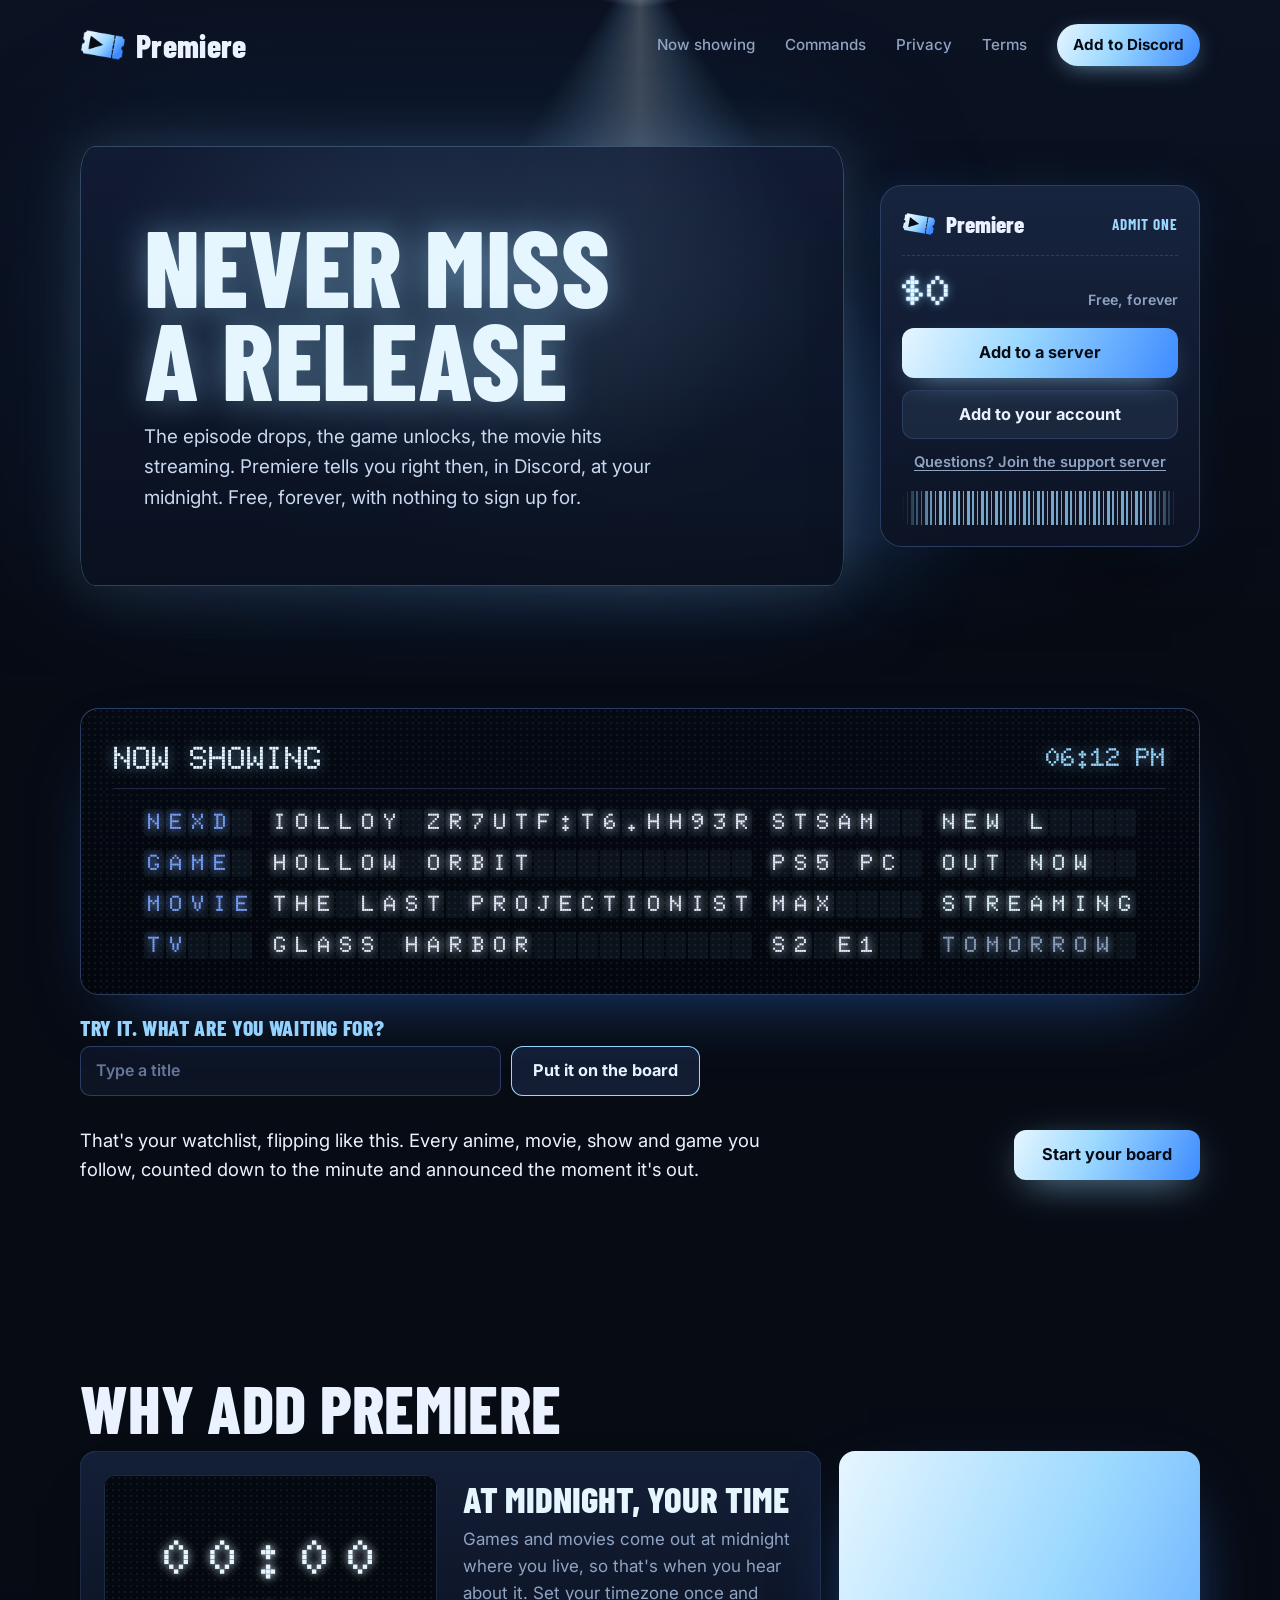
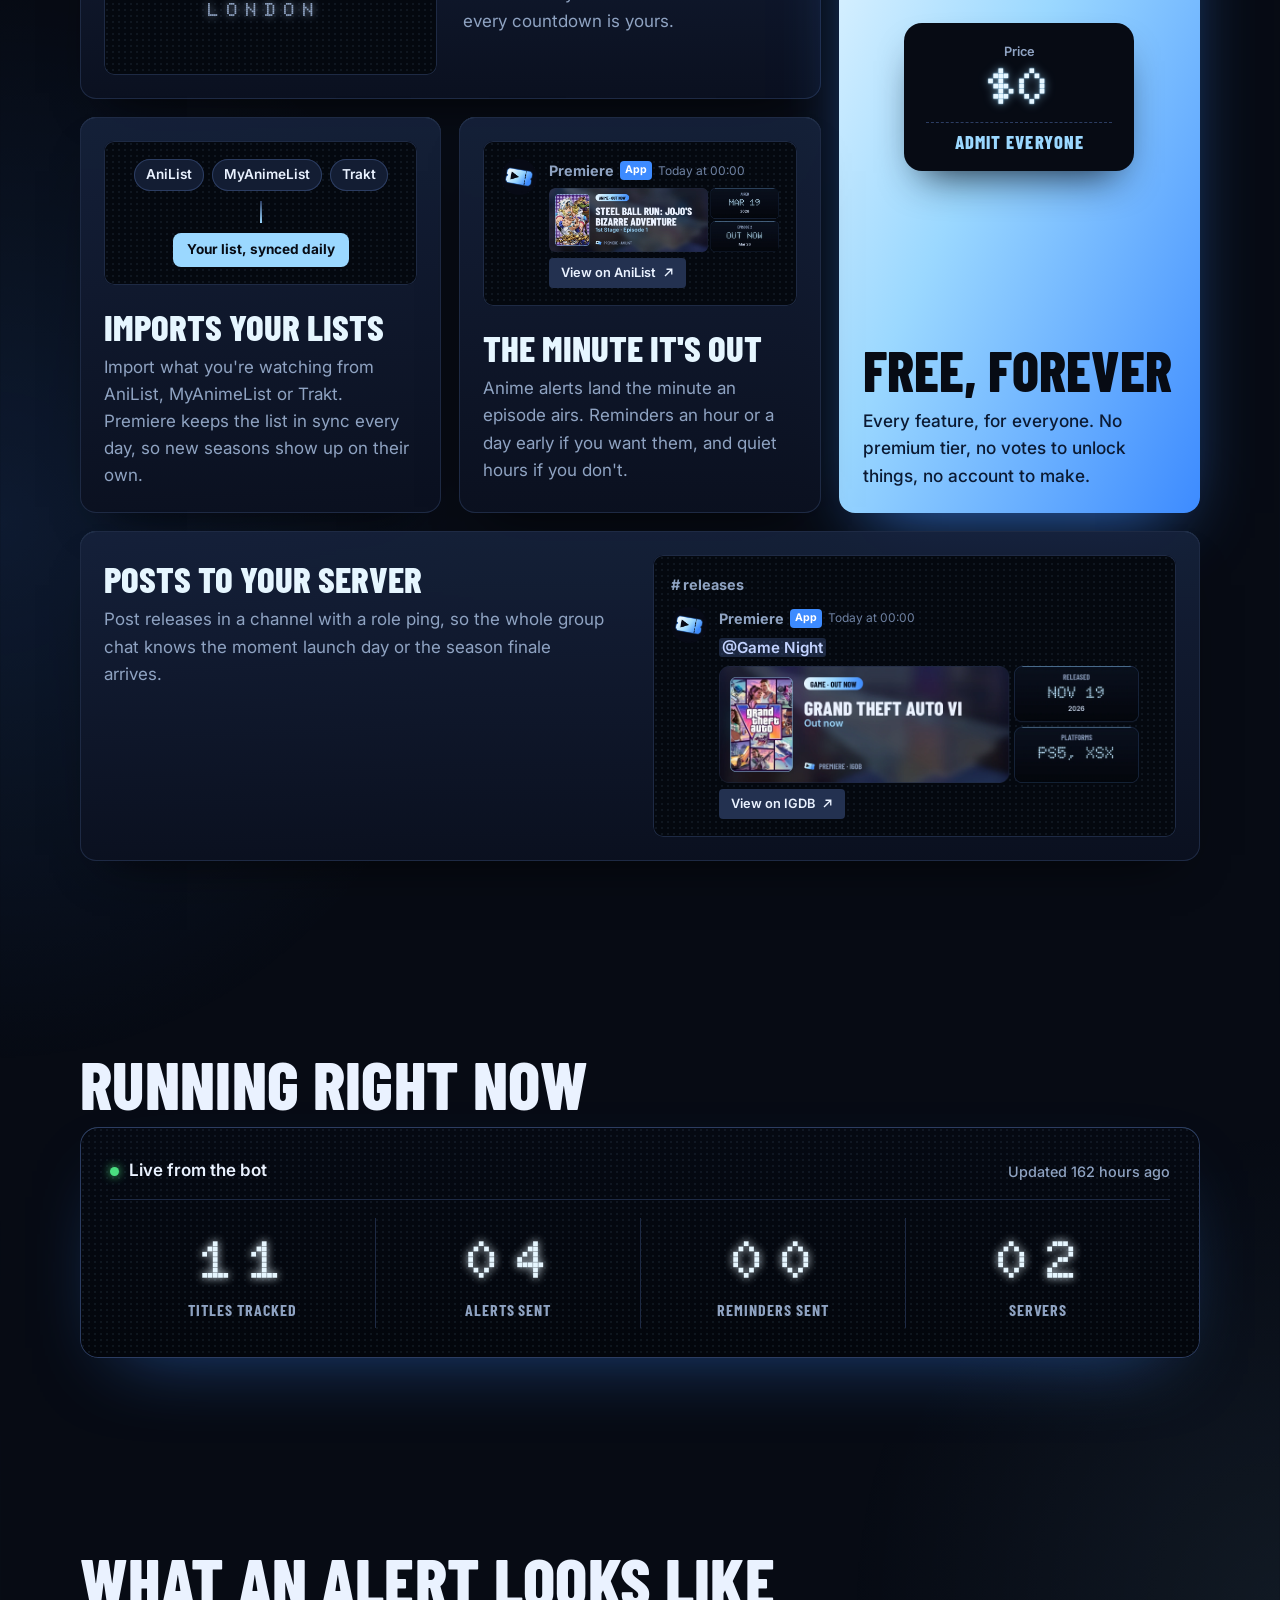
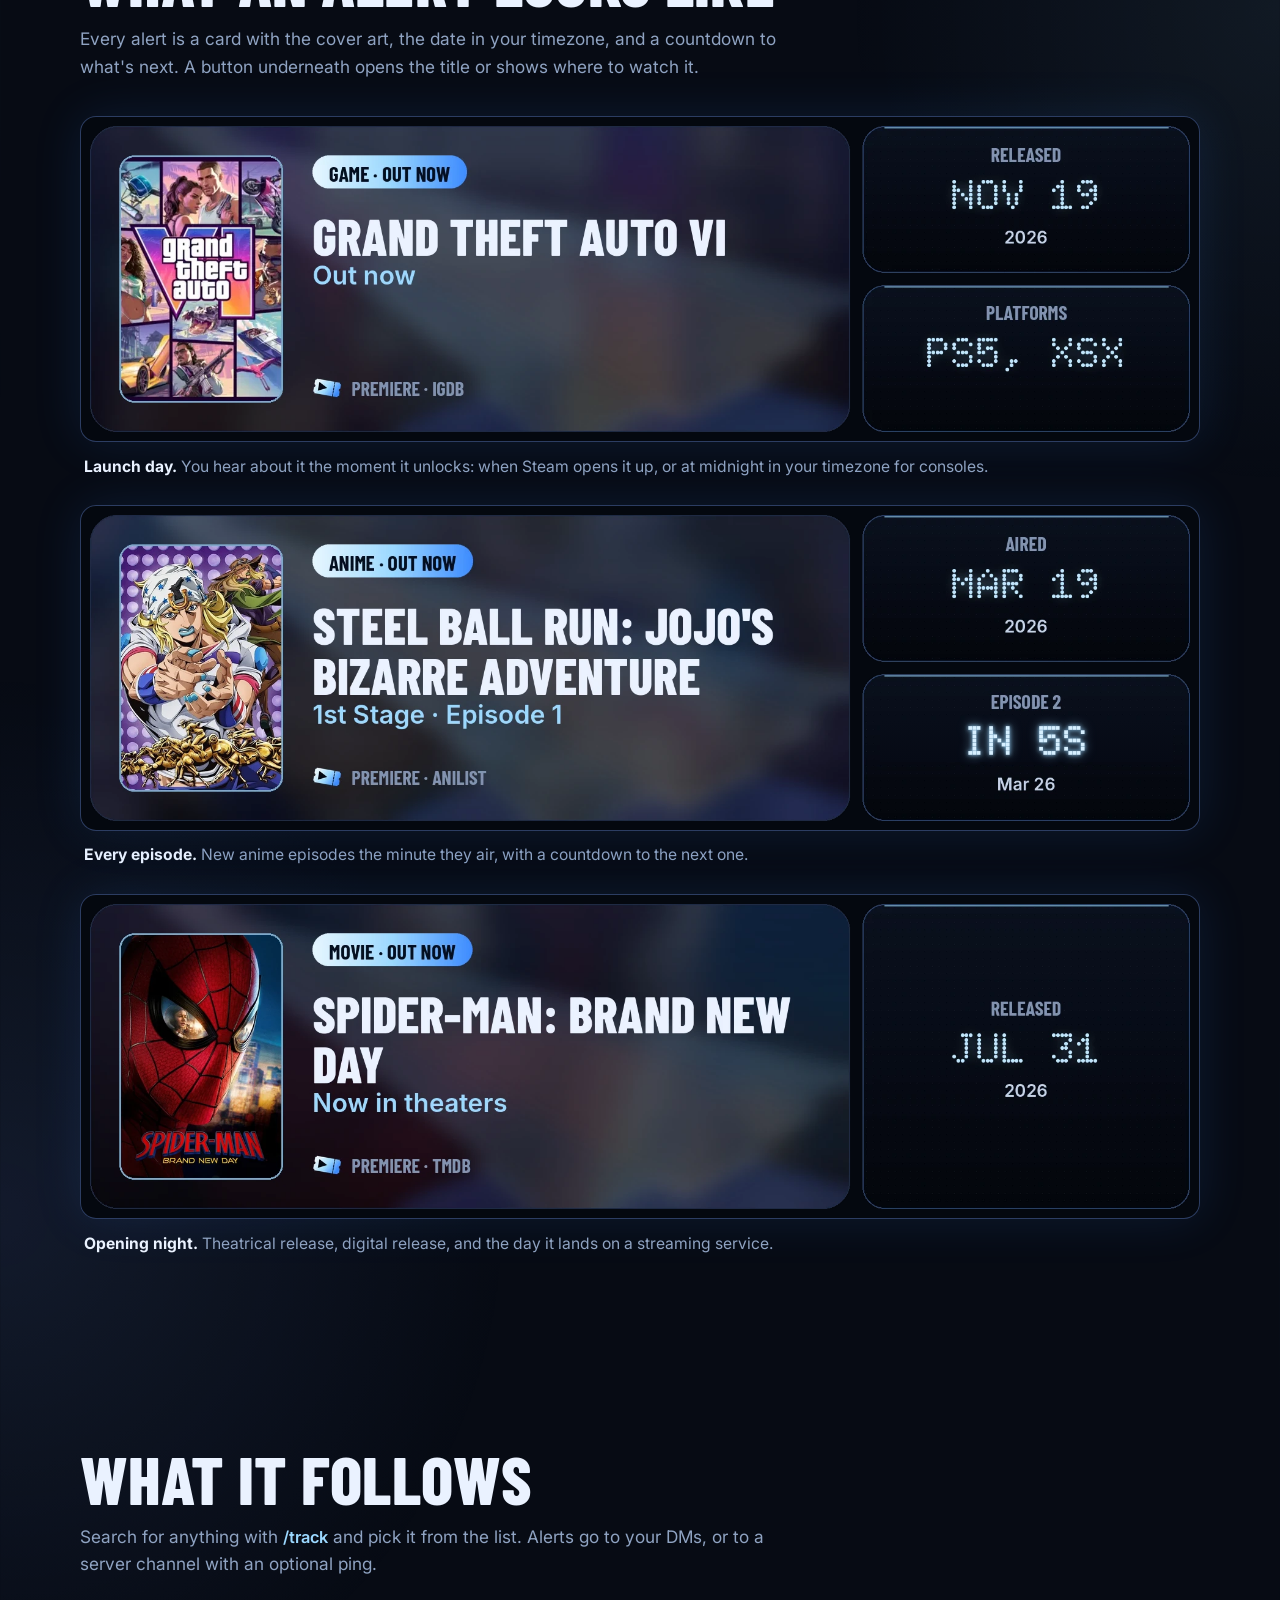
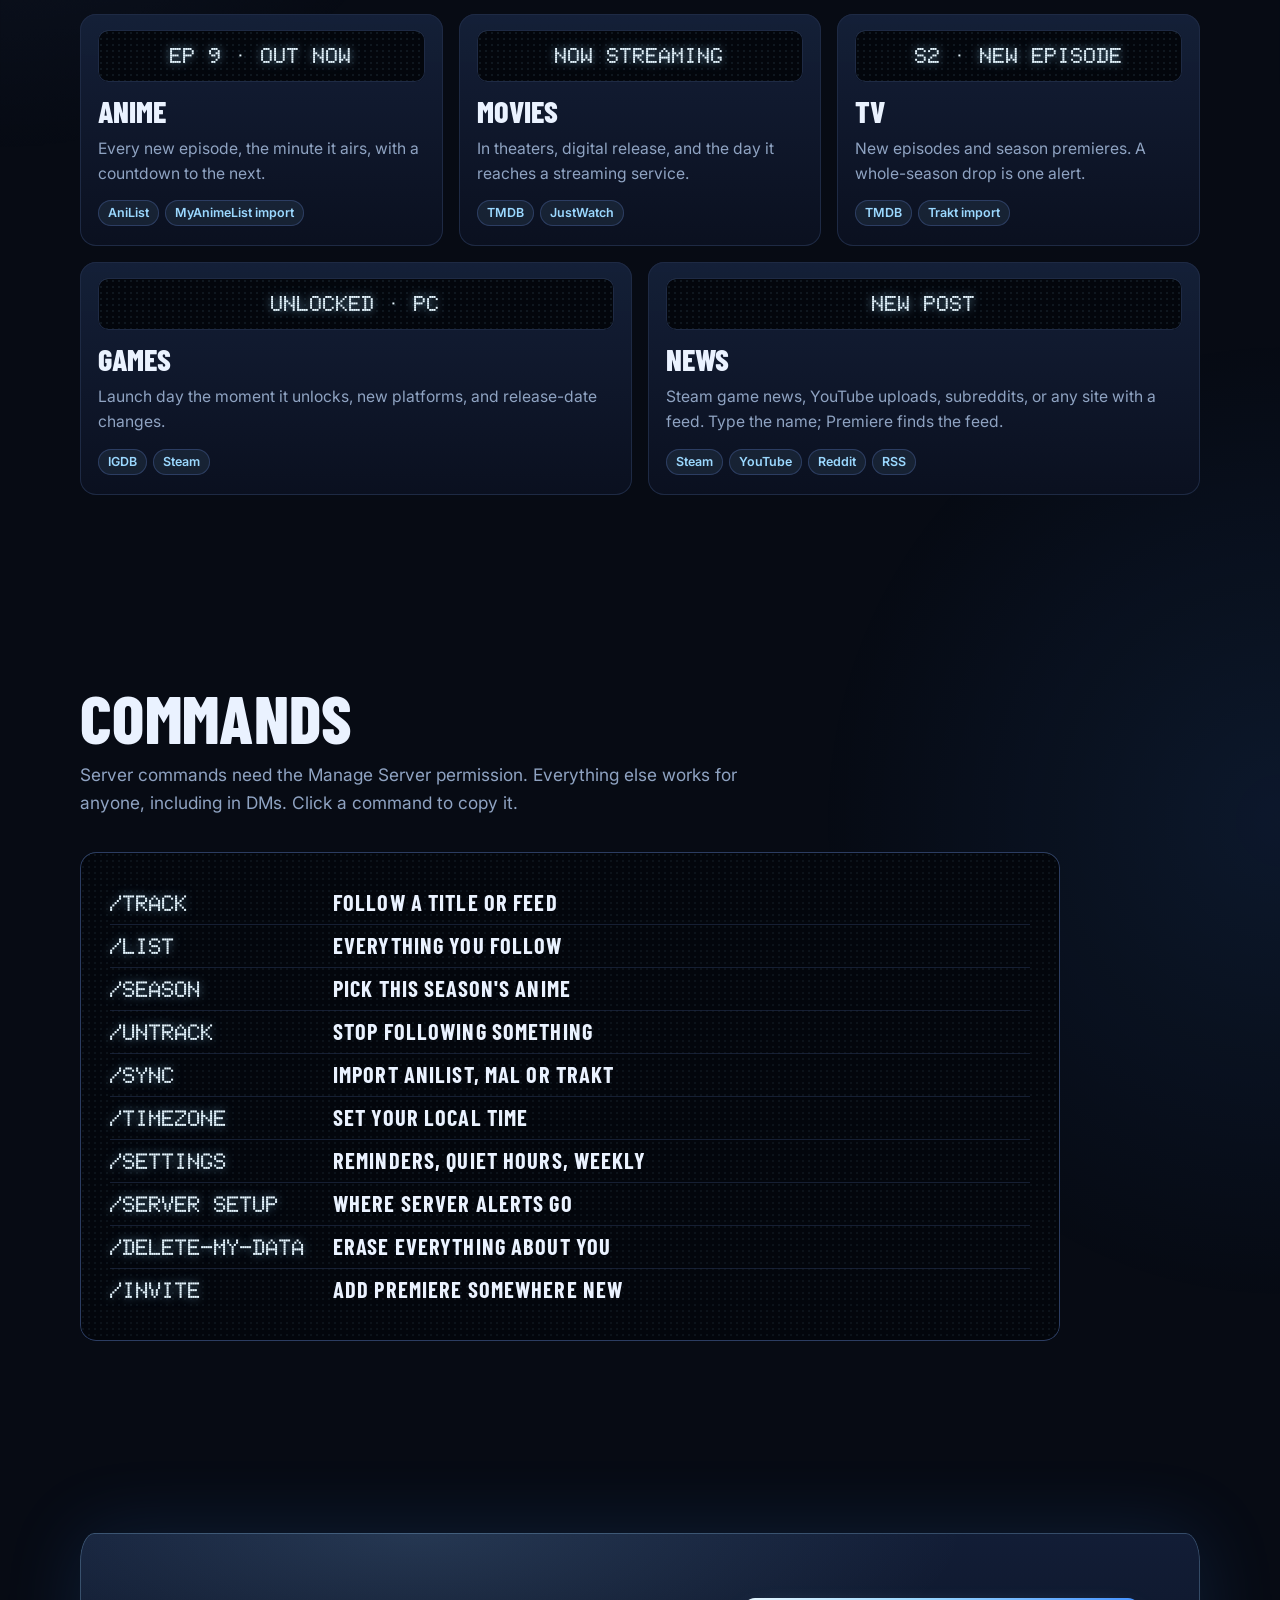
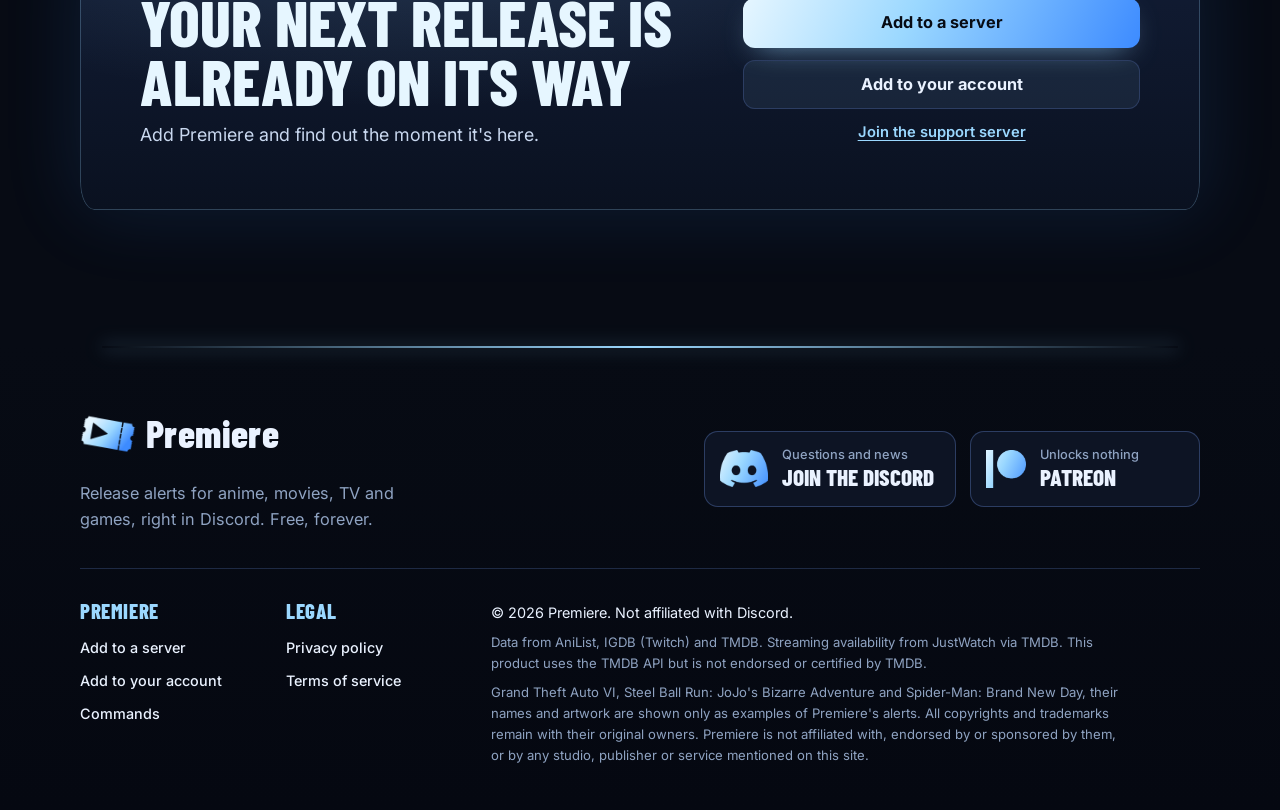
<file: index.html>
<!doctype html>
<html lang="en">
<head>
  <meta charset="utf-8">
  <meta name="viewport" content="width=device-width, initial-scale=1">
  <title>Premiere Discord Bot</title>
  <meta name="description" content="A Discord bot that tells you when new anime episodes air and when movies, shows and games come out, at midnight where you live.">
  <meta name="discord-application-id" content="1572778431991517194">
  <!-- Live numbers: the bot publishes stats.json next to this page. Empty hides the section. -->
  <meta name="premiere-stats-url" content="stats.json">
  <meta property="og:type" content="website">
  <meta property="og:site_name" content="Premiere">
  <meta property="og:url" content="https://hvn-x.github.io/PremiereSite/">
  <meta property="og:title" content="Premiere: never miss a release">
  <meta property="og:description" content="A free Discord bot that tells you the moment anime episodes air and movies, TV and games come out, at midnight in your timezone. Free, forever.">
  <meta property="og:image" content="https://hvn-x.github.io/PremiereSite/assets/og.png">
  <meta property="og:image:width" content="1200">
  <meta property="og:image:height" content="630">
  <meta property="og:image:alt" content="A cinema screen lit by a projector beam, reading Never miss a release, beside an e-ticket saying Free, forever.">
  <meta name="twitter:card" content="summary_large_image">
  <meta name="theme-color" content="#9bd8ff">
  <link rel="icon" href="favicon.ico" sizes="48x48">
  <link rel="icon" href="assets/favicon.png" type="image/png">
  <link rel="apple-touch-icon" href="assets/apple-touch-icon.png">
  <link rel="preconnect" href="https://fonts.googleapis.com">
  <link rel="preconnect" href="https://fonts.gstatic.com" crossorigin>
  <link href="https://fonts.googleapis.com/css2?family=Barlow+Condensed:wght@700;800&family=Doto:ROND,wght@100,900&family=Inter:wght@400;500;600;700&display=swap" rel="stylesheet">
  <link rel="stylesheet" href="style.css">
</head>
<body>
  <div class="stage">
    <div class="projector" aria-hidden="true"></div>

    <header class="site-header wrap">
      <a class="brand" href="./"><img src="assets/logo.png" alt="" width="46" height="46">Premiere</a>
      <nav class="site-nav" aria-label="Site">
        <a class="nav-extra" href="#now-showing">Now showing</a>
        <a class="nav-extra" href="#commands">Commands</a>
        <a href="privacy.html">Privacy</a>
        <a href="terms.html">Terms</a>
        <a class="nav-cta" href="https://discord.com/oauth2/authorize?client_id=1572778431991517194&amp;scope=bot+applications.commands&amp;permissions=183296&amp;integration_type=0">Add to Discord</a>
      </nav>
    </header>

    <section class="hero" aria-labelledby="hero-title">
      <div class="wrap hero-grid">
        <div class="screen-hero">
          <h1 id="hero-title">Never miss a release</h1>
          <p>The episode drops, the game unlocks, the movie hits streaming. Premiere tells you right then, in Discord, at your midnight. Free, forever, with nothing to sign up for.</p>
        </div>
        <div class="pass">
          <div class="pass-head"><img src="assets/logo.png" alt="" width="34" height="34"><b>Premiere</b><span>Admit one</span></div>
          <p class="pass-price"><span class="led-text">$0</span><small>Free, forever</small></p>
          <a class="btn btn-primary" data-invite="server" href="https://discord.com/oauth2/authorize?client_id=1572778431991517194&amp;scope=bot+applications.commands&amp;permissions=183296&amp;integration_type=0">Add to a server</a>
          <a class="btn btn-secondary" data-invite="user" href="https://discord.com/oauth2/authorize?client_id=1572778431991517194&amp;scope=applications.commands&amp;integration_type=1">Add to your account</a>
          <a class="stub-link" href="https://discord.gg/dvxegavKFR">Questions? Join the support server</a>
          <div class="pass-code" aria-hidden="true"></div>
        </div>
      </div>
    </section>
  </div>

  <main>
    <section class="wrap" id="now-showing" aria-labelledby="now-showing-title">
      <div class="marquee">
        <h2 class="marquee-title" id="now-showing-title"><span>Now showing</span><span class="board-clock" aria-hidden="true"></span></h2>
        <div class="board" id="board" aria-hidden="true"></div>
        <ul class="sr-only" id="board-text"></ul>
      </div>
      <form class="try" id="try" hidden>
        <label for="try-title">Try it. What are you waiting for?</label>
        <div class="try-row">
          <input id="try-title" name="title" maxlength="22" autocomplete="off" placeholder="Type a title" required>
          <button class="btn btn-try" type="submit">Put it on the board</button>
        </div>
        <p class="try-note" id="try-note" aria-live="polite"></p>
      </form>
      <div class="pitch">
        <p>That's your watchlist, flipping like this. Every anime, movie, show and game you follow, counted down to the minute and announced the moment it's out.</p>
        <a class="btn btn-glow" href="https://discord.com/oauth2/authorize?client_id=1572778431991517194&amp;scope=bot+applications.commands&amp;permissions=183296&amp;integration_type=0">Start your board</a>
      </div>
    </section>

    <section class="wrap why" aria-labelledby="why-title">
      <h2 class="section-title" id="why-title">Why add Premiere</h2>
      <div class="lobby">
        <article class="case case-midnight">
          <div class="case-show" aria-hidden="true">
            <div class="clock" data-cities="Tokyo,London,New York,Sydney,Berlin,Los Angeles">
              <div class="clock-time"></div>
              <div class="clock-city"></div>
            </div>
          </div>
          <h3>At midnight, your time</h3>
          <p>Games and movies come out at midnight where you live, so that's when you hear about it. Set your timezone once and every countdown is yours.</p>
        </article>

        <article class="case case-free">
          <div class="case-show" aria-hidden="true">
            <div class="mini-ticket">
              <span class="mini-price"><small>Price</small><span class="led-text">$0</span></span>
              <span class="mini-admit">Admit everyone</span>
            </div>
          </div>
          <h3>Free, forever</h3>
          <p>Every feature, for everyone. No premium tier, no votes to unlock things, no account to make.</p>
        </article>

        <article class="case case-sync">
          <div class="case-show" aria-hidden="true">
            <ul class="sources"><li>AniList</li><li>MyAnimeList</li><li>Trakt</li></ul>
            <span class="sync-line"></span>
            <span class="sync-to">Your list, synced daily</span>
          </div>
          <h3>Imports your lists</h3>
          <p>Import what you're watching from AniList, MyAnimeList or Trakt. Premiere keeps the list in sync every day, so new seasons show up on their own.</p>
        </article>

        <article class="case case-dm">
          <div class="case-show" aria-hidden="true">
            <div class="msg">
              <img class="msg-avatar" src="assets/avatar.png" alt="" width="36" height="36">
              <div class="msg-main">
                <p class="msg-head"><b>Premiere</b><span class="app-tag">App</span><span class="msg-time">Today at 00:00</span></p>
                <img class="msg-card" src="assets/card-anime.webp" width="1800" height="500" alt="" loading="lazy">
                <span class="msg-btn">View on AniList<svg viewBox="0 0 16 16" width="12" height="12" aria-hidden="true"><path d="M6 3h7v7M13 3 4 12" fill="none" stroke="currentColor" stroke-width="1.8"/></svg></span>
              </div>
            </div>
          </div>
          <h3>The minute it's out</h3>
          <p>Anime alerts land the minute an episode airs. Reminders an hour or a day early if you want them, and quiet hours if you don't.</p>
        </article>

        <article class="case case-server">
          <div class="case-show" aria-hidden="true">
            <p class="channel"># releases</p>
            <div class="msg">
              <img class="msg-avatar" src="assets/avatar.png" alt="" width="36" height="36">
              <div class="msg-main">
                <p class="msg-head"><b>Premiere</b><span class="app-tag">App</span><span class="msg-time">Today at 00:00</span></p>
                <p class="msg-body"><span class="role">@Game Night</span></p>
                <img class="msg-card" src="assets/card-game.webp" width="1800" height="500" alt="" loading="lazy">
                <span class="msg-btn">View on IGDB<svg viewBox="0 0 16 16" width="12" height="12" aria-hidden="true"><path d="M6 3h7v7M13 3 4 12" fill="none" stroke="currentColor" stroke-width="1.8"/></svg></span>
              </div>
            </div>
          </div>
          <h3>Posts to your server</h3>
          <p>Post releases in a channel with a role ping, so the whole group chat knows the moment launch day or the season finale arrives.</p>
        </article>
      </div>
    </section>

    <section class="wrap" id="stats" aria-labelledby="stats-title" hidden>
      <h2 class="section-title" id="stats-title">Running right now</h2>
      <div class="boxoffice">
        <p class="boxoffice-head"><span class="live-dot" aria-hidden="true"></span><span>Live from the bot</span><span class="stats-note" id="stats-note"></span></p>
        <dl class="stat-grid">
          <div><dd data-stat="titles"></dd><dt>Titles tracked</dt></div>
          <div><dd data-stat="alerts_sent"></dd><dt>Alerts sent</dt></div>
          <div><dd data-stat="reminders_sent"></dd><dt>Reminders sent</dt></div>
          <div><dd data-stat="servers_online"></dd><dt>Servers</dt></div>
        </dl>
      </div>
    </section>

    <section class="wrap" aria-labelledby="examples">
      <h2 class="section-title" id="examples">What an alert looks like</h2>
      <p class="lede">Every alert is a card with the cover art, the date in your timezone, and a countdown to what's next. A button underneath opens the title or shows where to watch it.</p>
      <div class="filmstrip">
        <figure class="frame">
          <a href="assets/card-game.webp"><img src="assets/card-game.webp" width="1800" height="500" loading="lazy" alt="Alert card: Grand Theft Auto VI is out now. Released Nov 19, 2026 on PS5 and Xbox Series X."></a>
          <figcaption><b>Launch day.</b> You hear about it the moment it unlocks: when Steam opens it up, or at midnight in your timezone for consoles.</figcaption>
        </figure>
        <figure class="frame">
          <a class="countdown-card" href="assets/card-anime.webp"><img src="assets/card-anime.webp" width="1800" height="500" loading="lazy" alt="Alert card: episode 1 of Steel Ball Run: JoJo's Bizarre Adventure has aired, and episode 2 is out now."><span class="countdown" aria-hidden="true" hidden></span></a>
          <figcaption><b>Every episode.</b> New anime episodes the minute they air, with a countdown to the next one.</figcaption>
        </figure>
        <figure class="frame">
          <a href="assets/card-movie.webp"><img src="assets/card-movie.webp" width="1800" height="500" loading="lazy" alt="Alert card: Spider-Man: Brand New Day is now in theaters, released Jul 31, 2026."></a>
          <figcaption><b>Opening night.</b> Theatrical release, digital release, and the day it lands on a streaming service.</figcaption>
        </figure>
      </div>
    </section>

    <section class="wrap" aria-labelledby="follows">
      <h2 class="section-title" id="follows">What it follows</h2>
      <p class="lede">Search for anything with <code>/track</code> and pick it from the list. Alerts go to your DMs, or to a server channel with an optional ping.</p>
      <ul class="tickets">
        <li class="stub">
          <p class="stub-screen" aria-hidden="true">EP 9 · OUT NOW</p>
          <h3>Anime</h3>
          <p>Every new episode, the minute it airs, with a countdown to the next.</p>
          <ul class="chips"><li>AniList</li><li>MyAnimeList import</li></ul>
        </li>
        <li class="stub">
          <p class="stub-screen" aria-hidden="true">NOW STREAMING</p>
          <h3>Movies</h3>
          <p>In theaters, digital release, and the day it reaches a streaming service.</p>
          <ul class="chips"><li>TMDB</li><li>JustWatch</li></ul>
        </li>
        <li class="stub">
          <p class="stub-screen" aria-hidden="true">S2 · NEW EPISODE</p>
          <h3>TV</h3>
          <p>New episodes and season premieres. A whole-season drop is one alert.</p>
          <ul class="chips"><li>TMDB</li><li>Trakt import</li></ul>
        </li>
        <li class="stub">
          <p class="stub-screen" aria-hidden="true">UNLOCKED · PC</p>
          <h3>Games</h3>
          <p>Launch day the moment it unlocks, new platforms, and release-date changes.</p>
          <ul class="chips"><li>IGDB</li><li>Steam</li></ul>
        </li>
        <li class="stub">
          <p class="stub-screen" aria-hidden="true">NEW POST</p>
          <h3>News</h3>
          <p>Steam game news, YouTube uploads, subreddits, or any site with a feed. Type the name; Premiere finds the feed.</p>
          <ul class="chips"><li>Steam</li><li>YouTube</li><li>Reddit</li><li>RSS</li></ul>
        </li>
      </ul>
    </section>

    <section class="wrap" id="commands" aria-labelledby="commands-title">
      <h2 class="section-title" id="commands-title">Commands</h2>
      <p class="lede">Server commands need the Manage Server permission. Everything else works for anyone, including in DMs. Click a command to copy it.</p>
      <div class="letterboard">
        <ul>
          <li><span>/track</span><span>Follow a title or feed</span></li>
          <li><span>/list</span><span>Everything you follow</span></li>
          <li><span>/season</span><span>Pick this season's anime</span></li>
          <li><span>/untrack</span><span>Stop following something</span></li>
          <li><span>/sync</span><span>Import AniList, MAL or Trakt</span></li>
          <li><span>/timezone</span><span>Set your local time</span></li>
          <li><span>/settings</span><span>Reminders, quiet hours, weekly</span></li>
          <li><span>/server setup</span><span>Where server alerts go</span></li>
          <li><span>/delete-my-data</span><span>Erase everything about you</span></li>
          <li><span>/invite</span><span>Add Premiere somewhere new</span></li>
        </ul>
      </div>
    </section>
    <section class="wrap" aria-labelledby="closing-title">
      <div class="closing">
        <div>
          <h2 id="closing-title">Your next release is already on its way</h2>
          <p>Add Premiere and find out the moment it's here.</p>
        </div>
        <div class="closing-actions">
          <a class="btn btn-primary" href="https://discord.com/oauth2/authorize?client_id=1572778431991517194&amp;scope=bot+applications.commands&amp;permissions=183296&amp;integration_type=0">Add to a server</a>
          <a class="btn btn-secondary" href="https://discord.com/oauth2/authorize?client_id=1572778431991517194&amp;scope=applications.commands&amp;integration_type=1">Add to your account</a>
          <a class="stub-link" href="https://discord.gg/dvxegavKFR">Join the support server</a>
        </div>
      </div>
    </section>
  </main>

  <footer class="site-footer">
    <div class="wrap footer-top">
      <div class="footer-brand">
        <a class="brand" href="./"><img src="assets/logo.png" alt="" width="46" height="46">Premiere</a>
        <p>Release alerts for anime, movies, TV and games, right in Discord. Free, forever.</p>
      </div>
      <div class="footer-social">
        <a class="social-btn" href="https://discord.gg/dvxegavKFR"><span class="social social-discord" aria-hidden="true"></span><span><small>Questions and news</small>Join the Discord</span></a>
        <a class="social-btn" href="https://www.patreon.com/cw/hvn_x"><span class="social social-patreon" aria-hidden="true"></span><span><small>Unlocks nothing</small>Patreon</span></a>
      </div>
    </div>
    <div class="wrap footer-bottom">
      <nav class="footer-cols" aria-label="Footer">
        <div>
          <h2>Premiere</h2>
          <ul>
            <li><a data-invite="server" href="https://discord.com/oauth2/authorize?client_id=1572778431991517194&amp;scope=bot+applications.commands&amp;permissions=183296&amp;integration_type=0">Add to a server</a></li>
            <li><a data-invite="user" href="https://discord.com/oauth2/authorize?client_id=1572778431991517194&amp;scope=applications.commands&amp;integration_type=1">Add to your account</a></li>
            <li><a href="./#commands">Commands</a></li>
          </ul>
        </div>
        <div>
          <h2>Legal</h2>
          <ul>
            <li><a href="privacy.html">Privacy policy</a></li>
            <li><a href="terms.html">Terms of service</a></li>
          </ul>
        </div>
      </nav>
      <div class="footer-fine">
        <p class="owner">&copy; 2026 Premiere. Not affiliated with Discord.</p>
        <p>Data from AniList, IGDB (Twitch) and TMDB. Streaming availability from JustWatch via TMDB. This product uses the TMDB API but is not endorsed or certified by TMDB.</p>
        <p>Grand Theft Auto VI, Steel Ball Run: JoJo's Bizarre Adventure and Spider-Man: Brand New Day, their names and artwork are shown only as examples of Premiere's alerts. All copyrights and trademarks remain with their original owners. Premiere is not affiliated with, endorsed by or sponsored by them, or by any studio, publisher or service mentioned on this site.</p>
      </div>
    </div>
  </footer>

  <script>
    (function () {
      var reduce = window.matchMedia("(prefers-reduced-motion: reduce)").matches;
      var CHARS = " ABCDEFGHIJKLMNOPQRSTUVWXYZ0123456789:.";

      // Discord invite links: fill in the application ID from the meta tag.
      var id = document.querySelector('meta[name="discord-application-id"]').content;
      if (id && id !== "1572778431991517194") {
        document.querySelectorAll("a[data-invite]").forEach(function (a) {
          a.href = a.href.replace("1572778431991517194", id);
        });
      }

      // ── LED character cells (the board, the clock, the live stats) ──────
      function makeCells(parent, count) {
        var cells = [];
        for (var i = 0; i < count; i++) {
          var c = document.createElement("span");
          c.className = "flap";
          c.textContent = " ";
          parent.appendChild(c);
          cells.push(c);
        }
        return cells;
      }

      // Scramble each cell through a few random characters, then land on the target.
      function flipTo(cells, text, startDelay) {
        text = text.toUpperCase().padEnd(cells.length).slice(0, cells.length);
        cells.forEach(function (cell, i) {
          var target = text[i];
          if (reduce) { cell.textContent = target; return; }
          if (cell.textContent === target) return;
          var spins = 4 + Math.floor(Math.random() * 6);
          var step = 0;
          setTimeout(function tick() {
            cell.classList.remove("flip");
            void cell.offsetWidth;  // restart the flip animation
            cell.classList.add("flip");
            if (step++ < spins) {
              cell.textContent = CHARS[Math.floor(Math.random() * CHARS.length)];
              setTimeout(tick, 70);
            } else {
              cell.textContent = target;
            }
          }, (startDelay || 0) + i * 22);
        });
      }

      // ── "Now showing" board (example releases) ─────────────────────────
      var SHOWS = [
        ["Anime", "Lanterns of Kuroshima", "Ep 8", "In 1h"],
        ["Game", "Hollow Orbit", "PS5 PC", "Out now"],
        ["Movie", "The Last Projectionist", "Max", "Streaming"],
        ["TV", "Glass Harbor", "S2 E1", "Tomorrow"],
        ["News", "Hollow Orbit patch 1.2", "Steam", "New"],
        ["Anime", "Star Chef Sora", "Ep 12", "Finale"],
        ["Movie", "Midnight Matinee", "Cinemas", "Fri"],
        ["Game", "Tidebreaker", "Switch", "In 3 days"],
      ];
      var COLS = [["col-type", 5], ["col-title", 22], ["col-detail", 7], ["col-status", 9]];
      var ROWS = 4;
      var board = document.getElementById("board");
      var list = document.getElementById("board-text");
      SHOWS.forEach(function (s) {
        var li = document.createElement("li");
        li.textContent = s[0] + ": " + s[1] + ", " + s[2] + ", " + s[3];
        list.appendChild(li);
      });
      var rows = [];
      for (var r = 0; r < ROWS; r++) {
        var row = document.createElement("div");
        row.className = "board-row";
        var cols = COLS.map(function (spec) {
          var col = document.createElement("div");
          col.className = "board-col " + spec[0];
          row.appendChild(col);
          return makeCells(col, spec[1]);
        });
        board.appendChild(row);
        rows.push({ el: row, cols: cols });
      }
      function show(rowIndex, item, delay) {
        var row = rows[rowIndex];
        row.el.classList.toggle("is-out", /out now|streaming|new/i.test(item[3]));
        item.forEach(function (text, c) { flipTo(row.cols[c], text, delay); });
      }
      var next = 0;
      rows.forEach(function (_, i) { show(i, SHOWS[next++ % SHOWS.length], 400 + i * 260); });
      var pinned = -1;  // a row holding the visitor's own title
      if (!reduce) {
        var turn = 0;
        setInterval(function () {
          if (turn % ROWS === pinned) turn++;
          show(turn % ROWS, SHOWS[next++ % SHOWS.length], 0);
          turn++;
        }, 3200);
      }

      // Try it: whatever the visitor types lands on the top row.
      var tryForm = document.getElementById("try");
      if (tryForm) {
        tryForm.hidden = false;
        var tryNote = document.getElementById("try-note");
        tryForm.addEventListener("submit", function (e) {
          e.preventDefault();
          var title = tryForm.elements.title.value.replace(/[^A-Za-z0-9 :.'&!?-]/g, " ").replace(/\s+/g, " ").trim();
          if (!title) return;
          pinned = 0;
          rows[0].el.classList.add("is-yours");
          show(0, ["Yours", title, "", "Tracking"], 0);
          tryNote.textContent = "That's " + title + " on your board. Add Premiere and it'll tell you the moment it's out.";
          tryForm.elements.title.value = "";
        });
      }

      // ── Board clock: your local time, like a cinema's showtime screen ───
      var boardClock = document.querySelector(".board-clock");
      if (boardClock) {
        var tick = function () {
          boardClock.textContent = new Date().toLocaleTimeString([], { hour: "2-digit", minute: "2-digit" });
        };
        tick();
        setInterval(tick, 15000);
      }

      // ── Midnight clock: it's 00:00 somewhere, city after city ──────────
      // The visitor's own city joins the rotation and lights up.
      var clock = document.querySelector(".clock");
      if (clock) {
        var cities = clock.dataset.cities.split(",");
        var mine = "";
        try { mine = (Intl.DateTimeFormat().resolvedOptions().timeZone || "").split("/").pop().replace(/_/g, " "); } catch (err) {}
        if (!/^[A-Za-z .'-]{2,11}$/.test(mine) || /^(UTC|GMT)/i.test(mine)) mine = "";
        if (mine && cities.indexOf(mine) < 0) cities.splice(1, 0, mine);
        var cityBox = clock.querySelector(".clock-city");
        var timeCells = makeCells(clock.querySelector(".clock-time"), 5);
        var cityCells = makeCells(clock.querySelector(".clock-city"), 11);
        flipTo(timeCells, "00:00");
        if (reduce) {
          flipTo(cityCells, mine ? mine.toUpperCase() : "YOUR TIME");
          cityBox.classList.toggle("is-yours", !!mine);
        } else {
          var ci = 0;
          var nextCity = function () {
            var raw = cities[ci++ % cities.length];
            cityBox.classList.toggle("is-yours", raw === mine);
            var name = raw.toUpperCase();
            var pad = Math.floor((11 - name.length) / 2);
            flipTo(cityCells, " ".repeat(pad) + name);
          };
          nextCity();
          setInterval(nextCity, 2800);
        }
      }

      // ── E-ticket: tilts toward the pointer, with a glare that follows ───
      var pass = document.querySelector(".pass");
      if (pass && !reduce && window.matchMedia("(hover: hover) and (pointer: fine)").matches) {
        var glare = document.createElement("span");
        glare.className = "glare";
        glare.setAttribute("aria-hidden", "true");
        pass.appendChild(glare);
        var frame = 0, px = 0.5, py = 0.5;
        var tilt = function () {
          frame = 0;
          pass.style.transform = "perspective(900px) rotateX(" + ((0.5 - py) * 10).toFixed(2) + "deg) rotateY(" + ((px - 0.5) * 12).toFixed(2) + "deg)";
          pass.style.setProperty("--gx", (px * 100).toFixed(1) + "%");
          pass.style.setProperty("--gy", (py * 100).toFixed(1) + "%");
        };
        pass.addEventListener("pointermove", function (e) {
          var r = pass.getBoundingClientRect();
          px = (e.clientX - r.left) / r.width;
          py = (e.clientY - r.top) / r.height;
          pass.classList.add("is-tilting");
          if (!frame) frame = requestAnimationFrame(tilt);
        });
        pass.addEventListener("pointerleave", function () {
          pass.classList.remove("is-tilting");
          pass.style.transform = "";
        });
      }

      // ── Commands: click one to copy it ─────────────────────────────────
      if (navigator.clipboard) {
        document.querySelectorAll(".letterboard li").forEach(function (li) {
          var btn = document.createElement("button");
          btn.type = "button";
          while (li.firstChild) btn.appendChild(li.firstChild);
          li.appendChild(btn);
          var cmd = btn.firstElementChild.textContent, desc = btn.lastElementChild, original = desc.textContent, timer;
          btn.setAttribute("aria-label", "Copy " + cmd + ": " + original);
          btn.addEventListener("click", function () {
            navigator.clipboard.writeText(cmd).then(function () {
              desc.textContent = "Copied. Paste it in Discord";
              btn.classList.add("is-copied");
              clearTimeout(timer);
              timer = setTimeout(function () { desc.textContent = original; btn.classList.remove("is-copied"); }, 1800);
            });
          });
        });
      }

      // ── Steel Ball Run card: episode 2 counts down, then it's out ──────
      // An LED readout laid exactly over the "Episode 2" display in the card.
      // Without JS (or with reduced motion) the image itself reads OUT NOW.
      var cd = document.querySelector(".countdown");
      if (cd && !reduce && "IntersectionObserver" in window) {
        var setCd = function (text) {
          cd.textContent = text;
          cd.classList.remove("flicker");
          void cd.offsetWidth;  // restart the flicker
          cd.classList.add("flicker");
        };
        cd.textContent = "IN 5S";
        cd.hidden = false;
        var watch = new IntersectionObserver(function (entries) {
          if (!entries[0].isIntersecting) return;
          watch.disconnect();
          ["IN 4S", "IN 3S", "IN 2S", "IN 1S", "OUT NOW"].forEach(function (text, i) {
            setTimeout(function () { setCd(text); }, 1000 * (i + 1));
          });
        }, { threshold: 0.75 });
        watch.observe(cd.closest("figure"));
      }

      // ── Live numbers published by the bot ──────────────────────────────
      var url = document.querySelector('meta[name="premiere-stats-url"]').content;
      if (!url) return;
      fetch(url, { cache: "no-store" })
        .then(function (r) { if (!r.ok) throw new Error(r.status); return r.json(); })
        .then(function (data) {
          document.querySelectorAll("[data-stat]").forEach(function (dd, i) {
            var value = String(Number(data[dd.dataset.stat]) || 0);
            flipTo(makeCells(dd, Math.max(value.length, 2)), value.padStart(Math.max(value.length, 2), "0"), 300 + i * 200);
          });
          var mins = Math.max(0, Math.round((Date.now() / 1000 - data.updated_at) / 60));
          var when = mins < 2 ? "just now" : mins < 120 ? mins + " minutes ago" : Math.round(mins / 60) + " hours ago";
          document.getElementById("stats-note").textContent = "Updated " + when;
          document.getElementById("stats").hidden = false;
        })
        .catch(function () { /* stats are optional: keep the section hidden */ });
    })();
  </script>
</body>
</html>
</file>
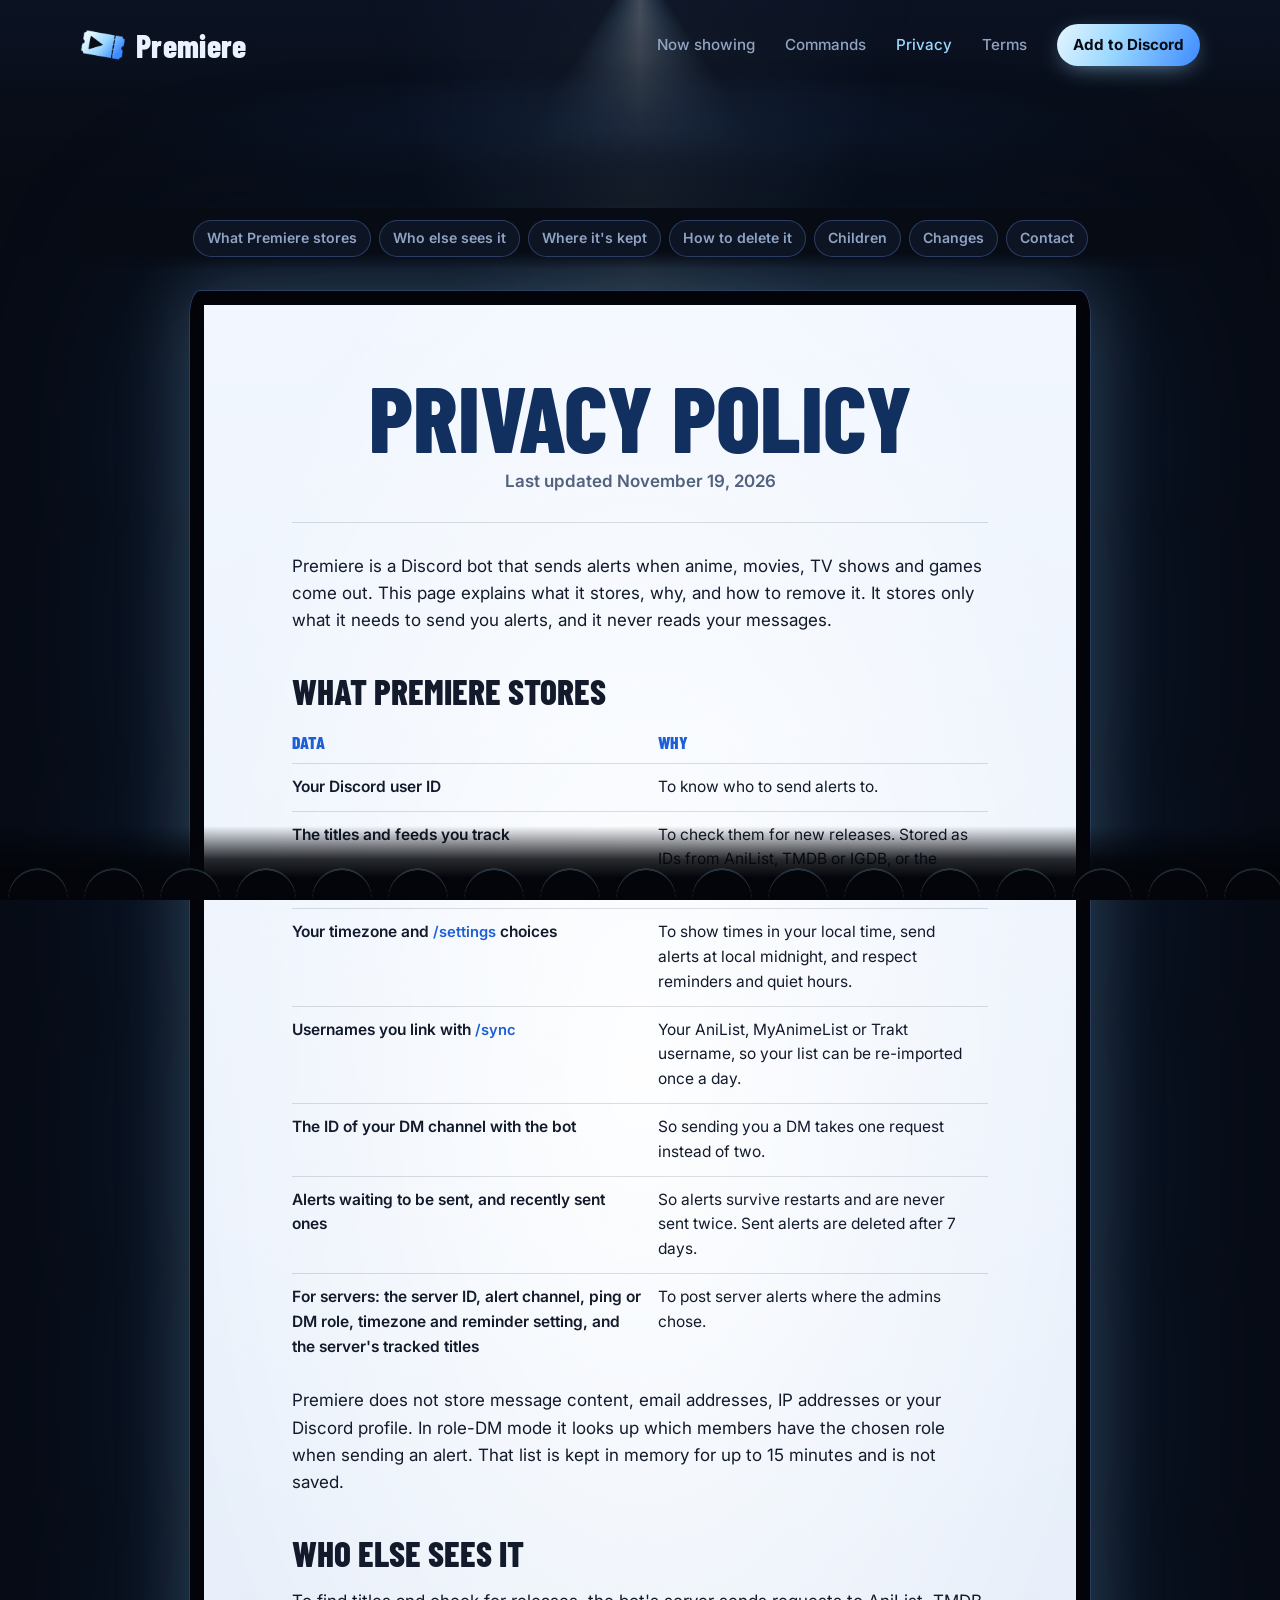
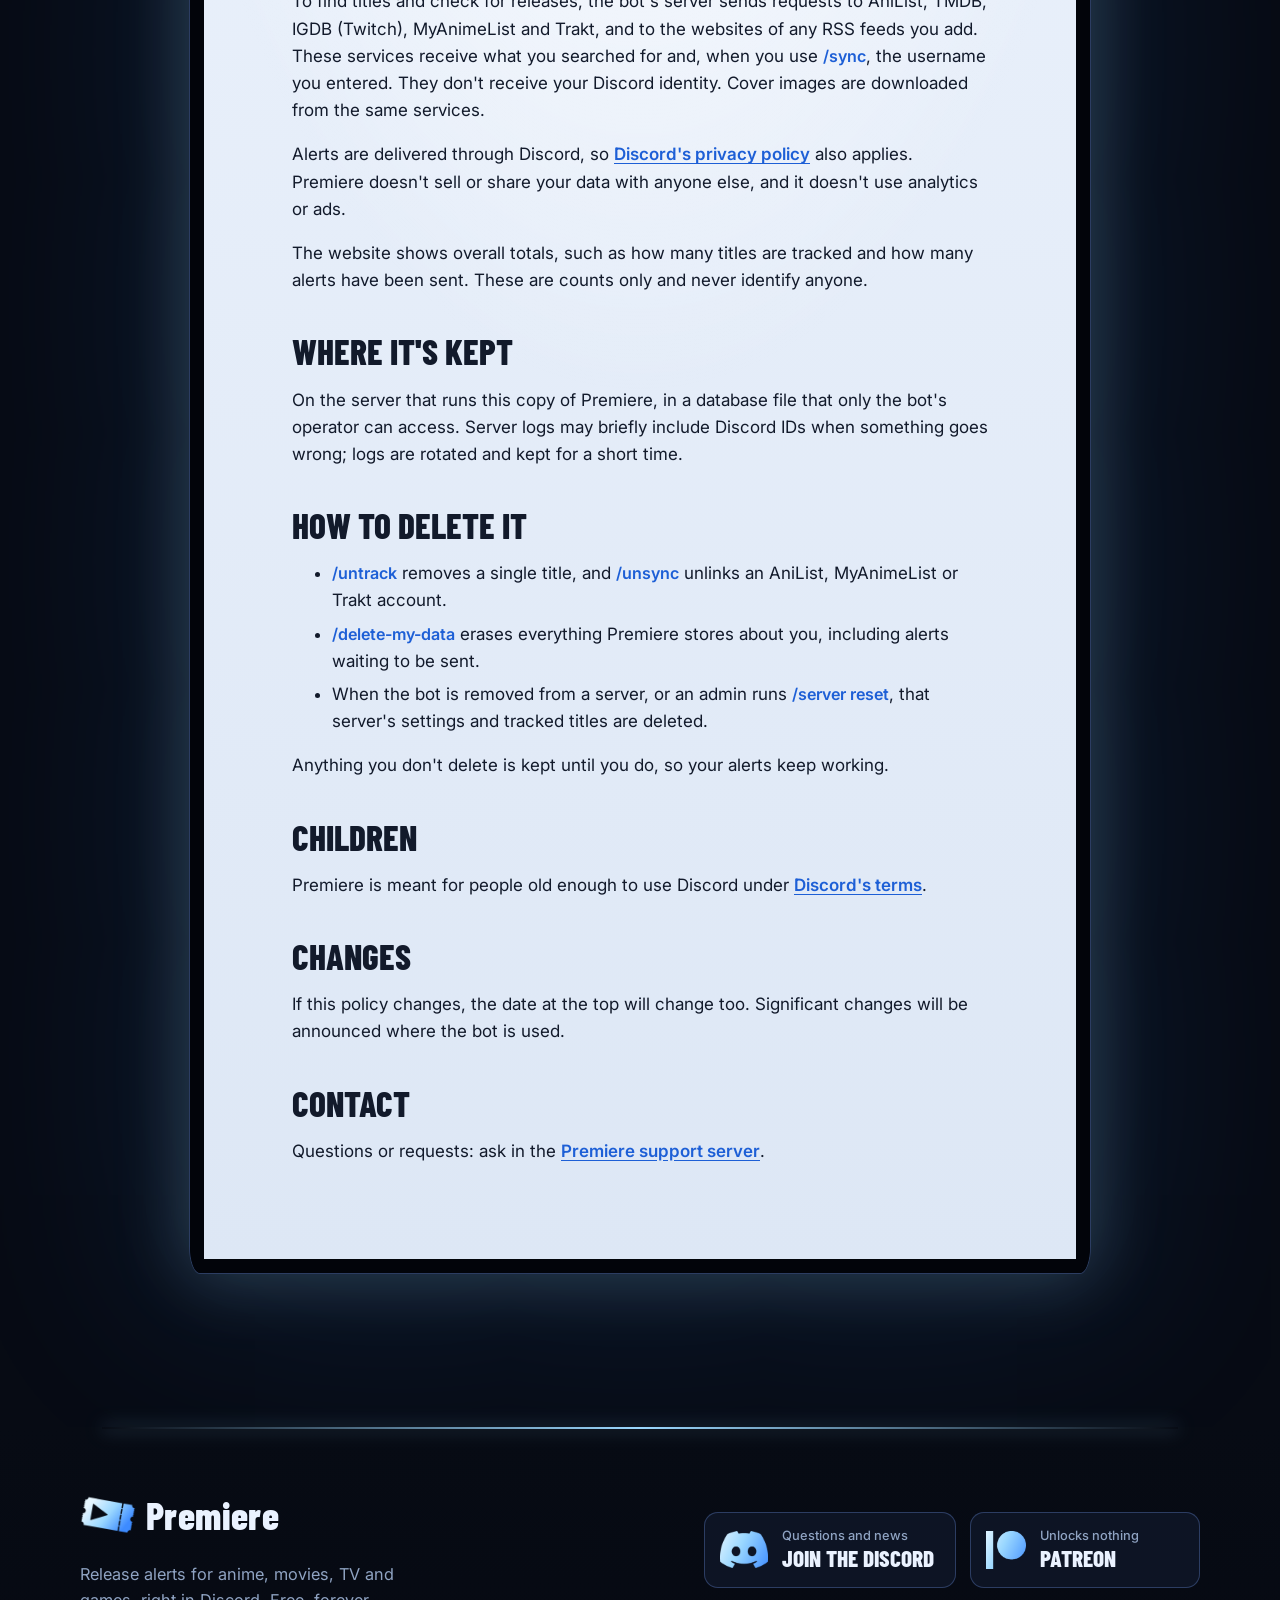
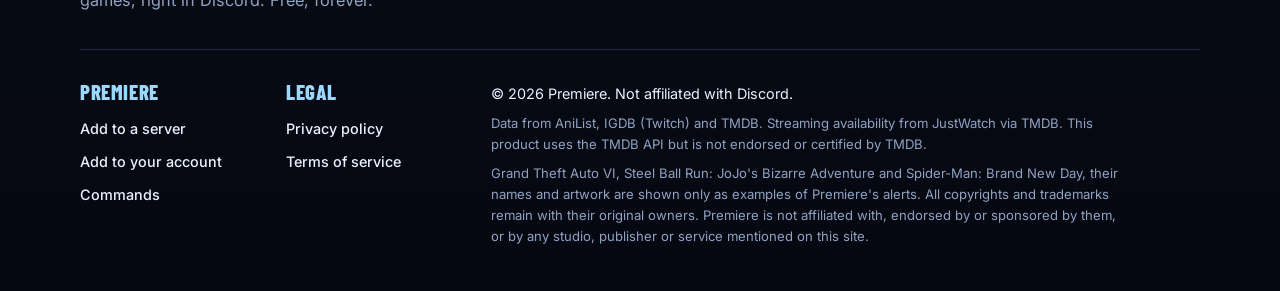
<file: privacy.html>
<!doctype html>
<html lang="en">
<head>
  <meta charset="utf-8">
  <meta name="viewport" content="width=device-width, initial-scale=1">
  <title>Privacy policy · Premiere</title>
  <meta name="description" content="What the Premiere Discord bot stores, why, and how to delete it.">
  <meta property="og:type" content="website">
  <meta property="og:site_name" content="Premiere">
  <meta property="og:url" content="https://hvn-x.github.io/PremiereSite/privacy.html">
  <meta property="og:title" content="Privacy policy · Premiere">
  <meta property="og:description" content="What the Premiere Discord bot stores, why, and how to delete it.">
  <meta property="og:image" content="https://hvn-x.github.io/PremiereSite/assets/og.png">
  <meta property="og:image:width" content="1200">
  <meta property="og:image:height" content="630">
  <meta property="og:image:alt" content="A cinema screen lit by a projector beam, reading Never miss a release, beside an e-ticket saying Free, forever.">
  <meta name="twitter:card" content="summary_large_image">
  <meta name="theme-color" content="#9bd8ff">
  <link rel="icon" href="favicon.ico" sizes="48x48">
  <link rel="icon" href="assets/favicon.png" type="image/png">
  <link rel="apple-touch-icon" href="assets/apple-touch-icon.png">
  <link rel="preconnect" href="https://fonts.googleapis.com">
  <link rel="preconnect" href="https://fonts.gstatic.com" crossorigin>
  <link href="https://fonts.googleapis.com/css2?family=Barlow+Condensed:wght@700;800&family=Inter:wght@400;500;600;700&display=swap" rel="stylesheet">
  <link rel="stylesheet" href="style.css">
</head>
<body>
  <div class="stage stage-short">
    <div class="projector" aria-hidden="true"></div>
    <header class="site-header wrap">
    <a class="brand" href="./"><img src="assets/logo.png" alt="" width="44" height="44">Premiere</a>
    <nav class="site-nav" aria-label="Site">
      <a class="nav-extra" href="./#now-showing">Now showing</a>
      <a class="nav-extra" href="./#commands">Commands</a>
      <a href="privacy.html" aria-current="page">Privacy</a>
      <a href="terms.html">Terms</a>
      <a class="nav-cta" href="https://discord.com/oauth2/authorize?client_id=1572778431991517194&amp;scope=bot+applications.commands&amp;permissions=183296&amp;integration_type=0">Add to Discord</a>
    </nav>
  </header>
  </div>

  <main class="theater">
    <nav class="chapters wrap" aria-label="On this page">
      <ol>
        <li><a href="#what-premiere-stores">What Premiere stores</a></li>
        <li><a href="#who-else-sees-it">Who else sees it</a></li>
        <li><a href="#where-its-kept">Where it's kept</a></li>
        <li><a href="#how-to-delete-it">How to delete it</a></li>
        <li><a href="#children">Children</a></li>
        <li><a href="#changes">Changes</a></li>
        <li><a href="#contact">Contact</a></li>
      </ol>
    </nav>
    <div class="beam" aria-hidden="true"></div>
    <article class="screen">
      <header class="title-card">
        <h1>Privacy policy</h1>
        <p>Last updated November 19, 2026</p>
      </header>

<p>Premiere is a Discord bot that sends alerts when anime, movies, TV shows and games come out. This page explains what it stores, why, and how to remove it. It stores only what it needs to send you alerts, and it never reads your messages.</p>

    <h2 id="what-premiere-stores">What Premiere stores</h2>
    <table>
      <thead><tr><th scope="col">Data</th><th scope="col">Why</th></tr></thead>
      <tbody>
        <tr><td>Your Discord user ID</td><td>To know who to send alerts to.</td></tr>
        <tr><td>The titles and feeds you track</td><td>To check them for new releases. Stored as IDs from AniList, TMDB or IGDB, or the feed's web address.</td></tr>
        <tr><td>Your timezone and <code>/settings</code> choices</td><td>To show times in your local time, send alerts at local midnight, and respect reminders and quiet hours.</td></tr>
        <tr><td>Usernames you link with <code>/sync</code></td><td>Your AniList, MyAnimeList or Trakt username, so your list can be re-imported once a day.</td></tr>
        <tr><td>The ID of your DM channel with the bot</td><td>So sending you a DM takes one request instead of two.</td></tr>
        <tr><td>Alerts waiting to be sent, and recently sent ones</td><td>So alerts survive restarts and are never sent twice. Sent alerts are deleted after 7 days.</td></tr>
        <tr><td>For servers: the server ID, alert channel, ping or DM role, timezone and reminder setting, and the server's tracked titles</td><td>To post server alerts where the admins chose.</td></tr>
      </tbody>
    </table>

    <p>Premiere does not store message content, email addresses, IP addresses or your Discord profile. In role-DM mode it looks up which members have the chosen role when sending an alert. That list is kept in memory for up to 15 minutes and is not saved.</p>

    <h2 id="who-else-sees-it">Who else sees it</h2>
    <p>To find titles and check for releases, the bot's server sends requests to AniList, TMDB, IGDB (Twitch), MyAnimeList and Trakt, and to the websites of any RSS feeds you add. These services receive what you searched for and, when you use <code>/sync</code>, the username you entered. They don't receive your Discord identity. Cover images are downloaded from the same services.</p>
    <p>Alerts are delivered through Discord, so <a href="https://discord.com/privacy">Discord's privacy policy</a> also applies. Premiere doesn't sell or share your data with anyone else, and it doesn't use analytics or ads.</p>
    <p>The website shows overall totals, such as how many titles are tracked and how many alerts have been sent. These are counts only and never identify anyone.</p>

    <h2 id="where-its-kept">Where it's kept</h2>
    <p>On the server that runs this copy of Premiere, in a database file that only the bot's operator can access. Server logs may briefly include Discord IDs when something goes wrong; logs are rotated and kept for a short time.</p>

    <h2 id="how-to-delete-it">How to delete it</h2>
    <ul>
      <li><code>/untrack</code> removes a single title, and <code>/unsync</code> unlinks an AniList, MyAnimeList or Trakt account.</li>
      <li><code>/delete-my-data</code> erases everything Premiere stores about you, including alerts waiting to be sent.</li>
      <li>When the bot is removed from a server, or an admin runs <code>/server reset</code>, that server's settings and tracked titles are deleted.</li>
    </ul>
    <p>Anything you don't delete is kept until you do, so your alerts keep working.</p>

    <h2 id="children">Children</h2>
    <p>Premiere is meant for people old enough to use Discord under <a href="https://discord.com/terms">Discord's terms</a>.</p>

    <h2 id="changes">Changes</h2>
    <p>If this policy changes, the date at the top will change too. Significant changes will be announced where the bot is used.</p>

    <h2 id="contact">Contact</h2>
    <p>Questions or requests: ask in the <a href="https://discord.gg/dvxegavKFR">Premiere support server</a>.</p>
    </article>
    <div class="seats" aria-hidden="true"></div>
  </main>

  <footer class="site-footer">
    <div class="wrap footer-top">
      <div class="footer-brand">
        <a class="brand" href="./"><img src="assets/logo.png" alt="" width="46" height="46">Premiere</a>
        <p>Release alerts for anime, movies, TV and games, right in Discord. Free, forever.</p>
      </div>
      <div class="footer-social">
        <a class="social-btn" href="https://discord.gg/dvxegavKFR"><span class="social social-discord" aria-hidden="true"></span><span><small>Questions and news</small>Join the Discord</span></a>
        <a class="social-btn" href="https://www.patreon.com/cw/hvn_x"><span class="social social-patreon" aria-hidden="true"></span><span><small>Unlocks nothing</small>Patreon</span></a>
      </div>
    </div>
    <div class="wrap footer-bottom">
      <nav class="footer-cols" aria-label="Footer">
        <div>
          <h2>Premiere</h2>
          <ul>
            <li><a data-invite="server" href="https://discord.com/oauth2/authorize?client_id=1572778431991517194&amp;scope=bot+applications.commands&amp;permissions=183296&amp;integration_type=0">Add to a server</a></li>
            <li><a data-invite="user" href="https://discord.com/oauth2/authorize?client_id=1572778431991517194&amp;scope=applications.commands&amp;integration_type=1">Add to your account</a></li>
            <li><a href="./#commands">Commands</a></li>
          </ul>
        </div>
        <div>
          <h2>Legal</h2>
          <ul>
            <li><a href="privacy.html">Privacy policy</a></li>
            <li><a href="terms.html">Terms of service</a></li>
          </ul>
        </div>
      </nav>
      <div class="footer-fine">
        <p class="owner">&copy; 2026 Premiere. Not affiliated with Discord.</p>
        <p>Data from AniList, IGDB (Twitch) and TMDB. Streaming availability from JustWatch via TMDB. This product uses the TMDB API but is not endorsed or certified by TMDB.</p>
        <p>Grand Theft Auto VI, Steel Ball Run: JoJo's Bizarre Adventure and Spider-Man: Brand New Day, their names and artwork are shown only as examples of Premiere's alerts. All copyrights and trademarks remain with their original owners. Premiere is not affiliated with, endorsed by or sponsored by them, or by any studio, publisher or service mentioned on this site.</p>
      </div>
    </div>
  </footer>
  <script>
    // Light up the chapter you're reading: the last heading above the top third.
    (function () {
      var heads = [].slice.call(document.querySelectorAll(".screen h2[id]"));
      var links = {};
      document.querySelectorAll(".chapters a").forEach(function (a) { links[a.hash.slice(1)] = a; });
      var current, frame = 0;
      function update() {
        frame = 0;
        var line = window.innerHeight * 0.35, active = null;
        heads.forEach(function (h) { if (h.getBoundingClientRect().top < line) active = h; });
        var link = active && links[active.id];
        if (link === current) return;
        if (current) current.removeAttribute("aria-current");
        current = link;
        if (current) current.setAttribute("aria-current", "location");
      }
      window.addEventListener("scroll", function () { if (!frame) frame = requestAnimationFrame(update); }, { passive: true });
      update();
    })();
  </script>
</body>
</html>
</file>
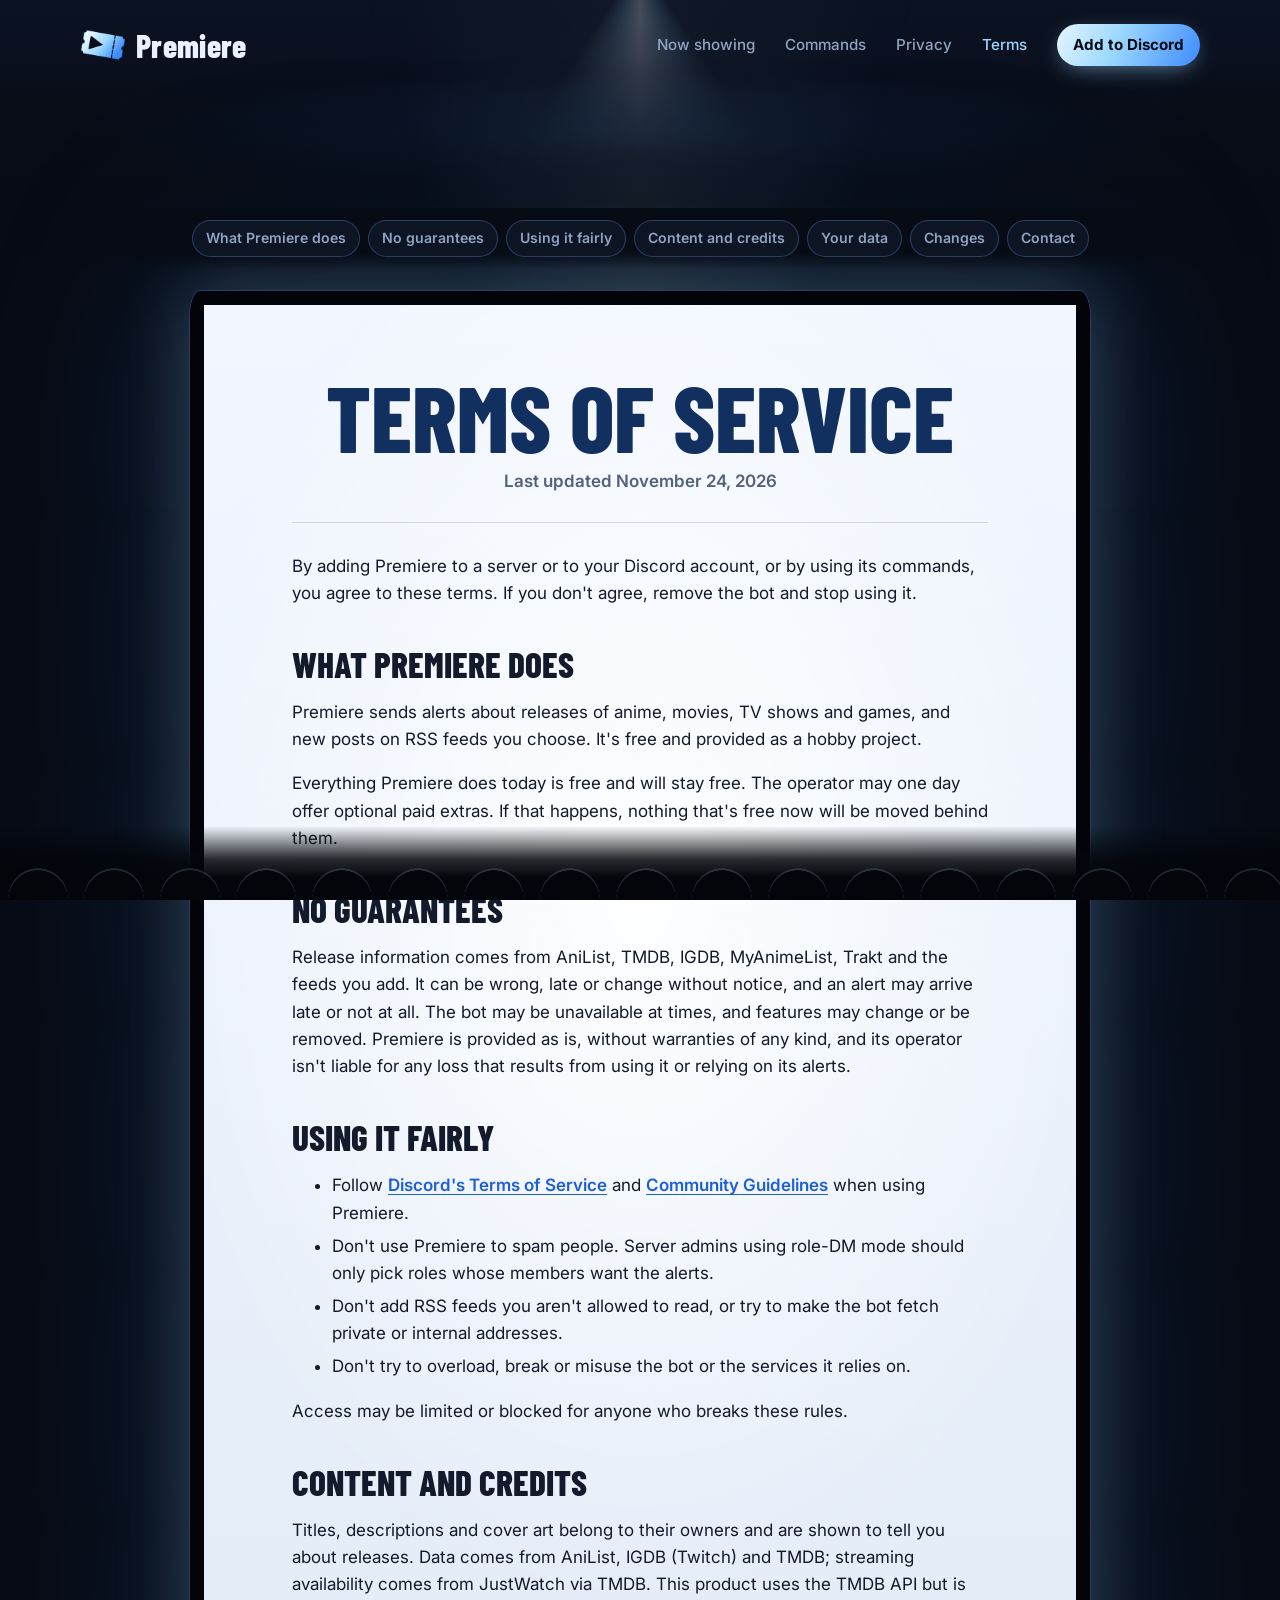
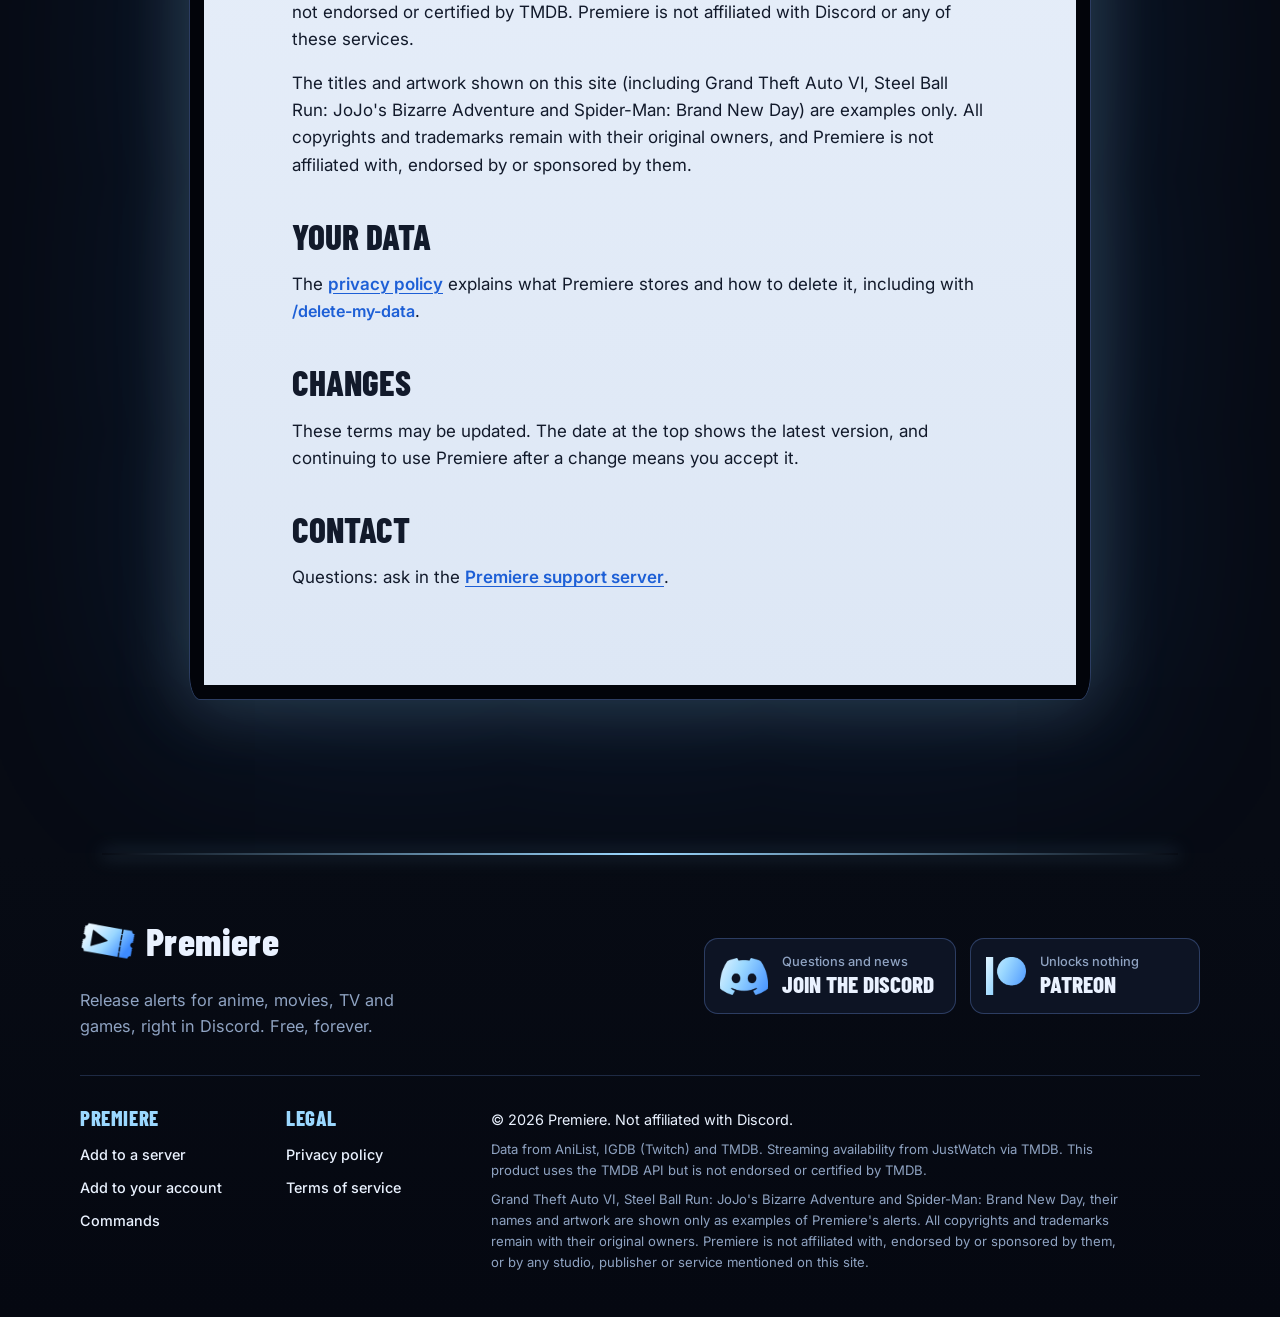
<file: terms.html>
<!doctype html>
<html lang="en">
<head>
  <meta charset="utf-8">
  <meta name="viewport" content="width=device-width, initial-scale=1">
  <title>Terms of service · Premiere</title>
  <meta name="description" content="The terms for using the Premiere Discord bot.">
  <meta property="og:type" content="website">
  <meta property="og:site_name" content="Premiere">
  <meta property="og:url" content="https://hvn-x.github.io/PremiereSite/terms.html">
  <meta property="og:title" content="Terms of service · Premiere">
  <meta property="og:description" content="The terms for using the Premiere Discord bot.">
  <meta property="og:image" content="https://hvn-x.github.io/PremiereSite/assets/og.png">
  <meta property="og:image:width" content="1200">
  <meta property="og:image:height" content="630">
  <meta property="og:image:alt" content="A cinema screen lit by a projector beam, reading Never miss a release, beside an e-ticket saying Free, forever.">
  <meta name="twitter:card" content="summary_large_image">
  <meta name="theme-color" content="#9bd8ff">
  <link rel="icon" href="favicon.ico" sizes="48x48">
  <link rel="icon" href="assets/favicon.png" type="image/png">
  <link rel="apple-touch-icon" href="assets/apple-touch-icon.png">
  <link rel="preconnect" href="https://fonts.googleapis.com">
  <link rel="preconnect" href="https://fonts.gstatic.com" crossorigin>
  <link href="https://fonts.googleapis.com/css2?family=Barlow+Condensed:wght@700;800&family=Inter:wght@400;500;600;700&display=swap" rel="stylesheet">
  <link rel="stylesheet" href="style.css">
</head>
<body>
  <div class="stage stage-short">
    <div class="projector" aria-hidden="true"></div>
    <header class="site-header wrap">
    <a class="brand" href="./"><img src="assets/logo.png" alt="" width="44" height="44">Premiere</a>
    <nav class="site-nav" aria-label="Site">
      <a class="nav-extra" href="./#now-showing">Now showing</a>
      <a class="nav-extra" href="./#commands">Commands</a>
      <a href="privacy.html">Privacy</a>
      <a href="terms.html" aria-current="page">Terms</a>
      <a class="nav-cta" href="https://discord.com/oauth2/authorize?client_id=1572778431991517194&amp;scope=bot+applications.commands&amp;permissions=183296&amp;integration_type=0">Add to Discord</a>
    </nav>
  </header>
  </div>

  <main class="theater">
    <nav class="chapters wrap" aria-label="On this page">
      <ol>
        <li><a href="#what-premiere-does">What Premiere does</a></li>
        <li><a href="#no-guarantees">No guarantees</a></li>
        <li><a href="#using-it-fairly">Using it fairly</a></li>
        <li><a href="#content-and-credits">Content and credits</a></li>
        <li><a href="#your-data">Your data</a></li>
        <li><a href="#changes">Changes</a></li>
        <li><a href="#contact">Contact</a></li>
      </ol>
    </nav>
    <div class="beam" aria-hidden="true"></div>
    <article class="screen">
      <header class="title-card">
        <h1>Terms of service</h1>
        <p>Last updated November 24, 2026</p>
      </header>

<p>By adding Premiere to a server or to your Discord account, or by using its commands, you agree to these terms. If you don't agree, remove the bot and stop using it.</p>

    <h2 id="what-premiere-does">What Premiere does</h2>
    <p>Premiere sends alerts about releases of anime, movies, TV shows and games, and new posts on RSS feeds you choose. It's free and provided as a hobby project.</p>
    <p>Everything Premiere does today is free and will stay free. The operator may one day offer optional paid extras. If that happens, nothing that's free now will be moved behind them.</p>

    <h2 id="no-guarantees">No guarantees</h2>
    <p>Release information comes from AniList, TMDB, IGDB, MyAnimeList, Trakt and the feeds you add. It can be wrong, late or change without notice, and an alert may arrive late or not at all. The bot may be unavailable at times, and features may change or be removed. Premiere is provided as is, without warranties of any kind, and its operator isn't liable for any loss that results from using it or relying on its alerts.</p>

    <h2 id="using-it-fairly">Using it fairly</h2>
    <ul>
      <li>Follow <a href="https://discord.com/terms">Discord's Terms of Service</a> and <a href="https://discord.com/guidelines">Community Guidelines</a> when using Premiere.</li>
      <li>Don't use Premiere to spam people. Server admins using role-DM mode should only pick roles whose members want the alerts.</li>
      <li>Don't add RSS feeds you aren't allowed to read, or try to make the bot fetch private or internal addresses.</li>
      <li>Don't try to overload, break or misuse the bot or the services it relies on.</li>
    </ul>
    <p>Access may be limited or blocked for anyone who breaks these rules.</p>

    <h2 id="content-and-credits">Content and credits</h2>
    <p>Titles, descriptions and cover art belong to their owners and are shown to tell you about releases. Data comes from AniList, IGDB (Twitch) and TMDB; streaming availability comes from JustWatch via TMDB. This product uses the TMDB API but is not endorsed or certified by TMDB. Premiere is not affiliated with Discord or any of these services.</p>
    <p>The titles and artwork shown on this site (including Grand Theft Auto VI, Steel Ball Run: JoJo's Bizarre Adventure and Spider-Man: Brand New Day) are examples only. All copyrights and trademarks remain with their original owners, and Premiere is not affiliated with, endorsed by or sponsored by them.</p>

    <h2 id="your-data">Your data</h2>
    <p>The <a href="privacy.html">privacy policy</a> explains what Premiere stores and how to delete it, including with <code>/delete-my-data</code>.</p>

    <h2 id="changes">Changes</h2>
    <p>These terms may be updated. The date at the top shows the latest version, and continuing to use Premiere after a change means you accept it.</p>

    <h2 id="contact">Contact</h2>
    <p>Questions: ask in the <a href="https://discord.gg/dvxegavKFR">Premiere support server</a>.</p>
    </article>
    <div class="seats" aria-hidden="true"></div>
  </main>

  <footer class="site-footer">
    <div class="wrap footer-top">
      <div class="footer-brand">
        <a class="brand" href="./"><img src="assets/logo.png" alt="" width="46" height="46">Premiere</a>
        <p>Release alerts for anime, movies, TV and games, right in Discord. Free, forever.</p>
      </div>
      <div class="footer-social">
        <a class="social-btn" href="https://discord.gg/dvxegavKFR"><span class="social social-discord" aria-hidden="true"></span><span><small>Questions and news</small>Join the Discord</span></a>
        <a class="social-btn" href="https://www.patreon.com/cw/hvn_x"><span class="social social-patreon" aria-hidden="true"></span><span><small>Unlocks nothing</small>Patreon</span></a>
      </div>
    </div>
    <div class="wrap footer-bottom">
      <nav class="footer-cols" aria-label="Footer">
        <div>
          <h2>Premiere</h2>
          <ul>
            <li><a data-invite="server" href="https://discord.com/oauth2/authorize?client_id=1572778431991517194&amp;scope=bot+applications.commands&amp;permissions=183296&amp;integration_type=0">Add to a server</a></li>
            <li><a data-invite="user" href="https://discord.com/oauth2/authorize?client_id=1572778431991517194&amp;scope=applications.commands&amp;integration_type=1">Add to your account</a></li>
            <li><a href="./#commands">Commands</a></li>
          </ul>
        </div>
        <div>
          <h2>Legal</h2>
          <ul>
            <li><a href="privacy.html">Privacy policy</a></li>
            <li><a href="terms.html">Terms of service</a></li>
          </ul>
        </div>
      </nav>
      <div class="footer-fine">
        <p class="owner">&copy; 2026 Premiere. Not affiliated with Discord.</p>
        <p>Data from AniList, IGDB (Twitch) and TMDB. Streaming availability from JustWatch via TMDB. This product uses the TMDB API but is not endorsed or certified by TMDB.</p>
        <p>Grand Theft Auto VI, Steel Ball Run: JoJo's Bizarre Adventure and Spider-Man: Brand New Day, their names and artwork are shown only as examples of Premiere's alerts. All copyrights and trademarks remain with their original owners. Premiere is not affiliated with, endorsed by or sponsored by them, or by any studio, publisher or service mentioned on this site.</p>
      </div>
    </div>
  </footer>
  <script>
    // Light up the chapter you're reading: the last heading above the top third.
    (function () {
      var heads = [].slice.call(document.querySelectorAll(".screen h2[id]"));
      var links = {};
      document.querySelectorAll(".chapters a").forEach(function (a) { links[a.hash.slice(1)] = a; });
      var current, frame = 0;
      function update() {
        frame = 0;
        var line = window.innerHeight * 0.35, active = null;
        heads.forEach(function (h) { if (h.getBoundingClientRect().top < line) active = h; });
        var link = active && links[active.id];
        if (link === current) return;
        if (current) current.removeAttribute("aria-current");
        current = link;
        if (current) current.setAttribute("aria-current", "location");
      }
      window.addEventListener("scroll", function () { if (!frame) frame = requestAnimationFrame(update); }, { passive: true });
      update();
    })();
  </script>
</body>
</html>
</file>
<file: style.css>
/* Premiere: a modern digital cinema at midnight.
   A projector beam lights the big screen; showtimes run on LED boards;
   panels are backlit glass. Midnight blue, lit by projector ice. */
:root {
  --night: #070b14;
  --night-2: #0d1424;
  --night-3: #131d33;
  --line: #1e2a44;
  --line-2: #2c3d62;
  --ice: #9bd8ff;
  --ice-hi: #e6f6ff;
  --azure: #3d8bff;
  --peri: #7aa2ff;
  --text: #eaf2ff;
  --dim: #8fa3c2;
  --led-off: rgba(155, 216, 255, 0.06);
  /* The gradient is for drawing attention: main calls to action and "Free, forever". */
  --beam: linear-gradient(115deg, #e6f6ff 0%, #9bd8ff 42%, #3d8bff 100%);

  --display: "Barlow Condensed", "Arial Narrow", sans-serif;
  --led: "Doto", ui-monospace, monospace;
  --body: "Inter", system-ui, -apple-system, "Segoe UI", sans-serif;

  --measure: 66ch;
  --gutter: clamp(16px, 4vw, 40px);
}

*, *::before, *::after { box-sizing: border-box; }
html { color-scheme: dark; scroll-behavior: smooth; }

body {
  margin: 0;
  background: var(--night);
  color: var(--text);
  font: 400 1.0625rem/1.6 var(--body);
  -webkit-font-smoothing: antialiased;
  overflow-x: clip;  /* clip (not hidden) keeps sticky elements working */
}

img { max-width: 100%; height: auto; display: block; }
a { color: var(--ice); text-underline-offset: 3px; }
a:hover { color: var(--ice-hi); }
[hidden] { display: none !important; }
code { font: 600 0.95em/1 var(--body); color: var(--ice); }

:focus-visible { outline: 3px solid var(--ice); outline-offset: 3px; border-radius: 6px; }

.sr-only {
  position: absolute; width: 1px; height: 1px; padding: 0; margin: -1px;
  overflow: hidden; clip: rect(0 0 0 0); white-space: nowrap; border: 0;
}

.wrap { width: min(1120px, 100% - 2 * var(--gutter)); margin-inline: auto; }

/* ── Header ─────────────────────────────────────────────────────────── */
.site-header {
  position: relative;
  z-index: 5;
  display: flex;
  align-items: center;
  justify-content: space-between;
  gap: 16px;
  padding-block: 22px;
}
.brand {
  display: inline-flex;
  align-items: center;
  gap: 10px;
  color: var(--text);
  text-decoration: none;
  font: 800 2rem/1 var(--display);
  letter-spacing: 0.01em;
}
.brand img { width: 46px; height: 46px; }
.site-nav { display: flex; align-items: center; gap: clamp(14px, 3vw, 30px); font-size: 0.95rem; font-weight: 500; }
.site-nav a { color: var(--dim); text-decoration: none; }
.site-nav a:hover, .site-nav a[aria-current="page"] { color: var(--ice); }
.site-nav a.nav-cta {
  padding: 9px 16px;
  border-radius: 999px;
  background: var(--beam);
  color: var(--night);
  font-weight: 700;
  box-shadow: 0 6px 24px -8px rgba(155, 216, 255, 0.7);
}
.site-nav a.nav-cta:hover { color: var(--night); filter: brightness(1.08); }

/* ── Stage: the auditorium, lit by the projector ────────────────────── */
.stage {
  position: relative;
  isolation: isolate;
  overflow: hidden;
  background:
    radial-gradient(60% 50% at 50% 70%, rgba(61, 139, 255, 0.16), transparent 70%),
    linear-gradient(180deg, #0b1222 0%, var(--night) 100%);
}
.stage::after {  /* the stage fades into the page */
  content: "";
  position: absolute;
  inset: auto 0 0;
  height: 140px;
  background: linear-gradient(180deg, transparent, var(--night));
  z-index: -1;
}
/* The projector beam: a soft cone from the booth window, top centre, down onto
   the screen. Only opacity animates (a faint flicker), so it stays smooth. */
.projector {
  position: absolute;
  top: -40px;
  left: 50%;
  width: min(1500px, 150vw);
  height: 100%;
  translate: -50% 0;
  z-index: -1;
  pointer-events: none;
  background:
    radial-gradient(5% 7% at 50% 0%, rgba(230, 246, 255, 0.95), transparent 100%),
    conic-gradient(from 146deg at 50% 0%, transparent 0deg, rgba(155, 216, 255, 0.13) 14deg, rgba(230, 246, 255, 0.24) 34deg, rgba(155, 216, 255, 0.13) 54deg, transparent 68deg, transparent 360deg);
  -webkit-mask-image: linear-gradient(to bottom, #000 30%, rgba(0, 0, 0, 0.4) 85%, transparent);
          mask-image: linear-gradient(to bottom, #000 30%, rgba(0, 0, 0, 0.4) 85%, transparent);
  animation: projector 6s steps(1, end) infinite;
}
@keyframes projector { 0%, 100% { opacity: 1; } 31% { opacity: 0.88; } 34% { opacity: 1; } 71% { opacity: 0.93; } 73% { opacity: 1; } }

.hero { padding-block: clamp(20px, 5vw, 56px) clamp(56px, 7vw, 90px); }
.hero-grid { display: grid; grid-template-columns: minmax(0, 1fr) minmax(260px, 320px); gap: clamp(20px, 3vw, 36px); align-items: center; }

/* The big screen, with the headline projected on it. */
.screen-hero {
  position: relative;
  display: flex;
  flex-direction: column;
  justify-content: center;
  min-height: clamp(300px, 38vw, 440px);
  padding: clamp(32px, 5vw, 64px);
  border-radius: 14px / 28px;
  background:
    radial-gradient(70% 70% at 50% 30%, rgba(155, 216, 255, 0.16), transparent 70%),
    linear-gradient(180deg, rgba(18, 29, 54, 0.88), rgba(10, 17, 32, 0.96));
  box-shadow:
    inset 0 0 0 1px rgba(155, 216, 255, 0.25),
    0 0 60px rgba(155, 216, 255, 0.16),
    0 0 180px rgba(61, 139, 255, 0.14);
  animation: power-on 1100ms cubic-bezier(.2, .8, .2, 1) 150ms both;
}
@keyframes power-on {
  0% { opacity: 0; filter: brightness(3) saturate(0); transform: scaleY(0.02); }
  40% { opacity: 1; filter: brightness(2) saturate(0.5); transform: scaleY(1); }
  100% { filter: none; transform: none; }
}
.screen-hero h1 {
  margin: 0 0 18px;
  font: 800 clamp(3.4rem, 8.4vw, 7.4rem)/0.86 var(--display);
  text-transform: uppercase;
  letter-spacing: 0.005em;
  color: var(--ice-hi);
  text-shadow: 0 0 34px rgba(155, 216, 255, 0.45);
  max-width: 10ch;
}
.screen-hero p { margin: 0; max-width: 44ch; font-size: clamp(1.02rem, 1.5vw, 1.18rem); color: #c9d8ef; }

/* The e-ticket: a phone-style pass with the invite buttons. */
.pass {
  position: relative;
  display: grid;
  gap: 12px;
  padding: 22px;
  border-radius: 22px;
  background: linear-gradient(180deg, rgba(25, 38, 66, 0.92), rgba(12, 19, 36, 0.96));
  box-shadow: inset 0 0 0 1px var(--line-2), 0 30px 70px -30px rgba(0, 0, 0, 0.9), 0 0 40px rgba(61, 139, 255, 0.12);
  backdrop-filter: blur(8px);
  transition: transform 600ms cubic-bezier(.2, .8, .2, 1);
  animation: slide-in 900ms cubic-bezier(.2, .8, .2, 1) 500ms both;
}
@keyframes slide-in { from { opacity: 0; transform: translateY(24px); } }
.pass.is-tilting { transition-duration: 140ms; }
.pass-head { display: flex; align-items: center; gap: 10px; padding-bottom: 14px; border-bottom: 1px dashed var(--line-2); }
.pass-head img { width: 34px; height: 34px; }
.pass-head b { font: 800 1.45rem/1 var(--display); }
.pass-head span { margin-left: auto; font: 700 0.95rem/1 var(--display); text-transform: uppercase; letter-spacing: 0.06em; color: var(--ice); }
.pass-price { display: flex; align-items: baseline; justify-content: space-between; margin: 2px 0 4px; }
.pass-price .led-text { font-size: 2.6rem; }
.pass-price small { color: var(--dim); font-weight: 600; }
.pass .stub-link { color: var(--dim); }
.pass .stub-link:hover { color: var(--ice); }
/* A decorative code strip, like the one a ticket app shows at the door. */
.pass-code {
  height: 34px;
  margin-top: 4px;
  border-radius: 6px;
  opacity: 0.75;
  background:
    repeating-linear-gradient(90deg, var(--ice) 0 2px, transparent 2px 5px, var(--ice) 5px 6px, transparent 6px 9px, var(--ice) 9px 12px, transparent 12px 14px);
  -webkit-mask-image: linear-gradient(90deg, transparent, #000 12%, #000 88%, transparent);
          mask-image: linear-gradient(90deg, transparent, #000 12%, #000 88%, transparent);
}
.glare {
  position: absolute;
  inset: 0;
  border-radius: inherit;
  background: radial-gradient(circle at var(--gx, 50%) var(--gy, 50%), rgba(230, 246, 255, 0.18), transparent 45%);
  opacity: 0;
  transition: opacity 300ms ease;
  pointer-events: none;
}
.pass:hover .glare { opacity: 1; }

.led-text {
  font: 900 1em/1 var(--led);
  color: var(--ice-hi);
  text-shadow: 0 0 10px rgba(155, 216, 255, 0.7), 0 0 2px var(--ice);
}

.stub-link { color: inherit; font-weight: 600; font-size: 0.92rem; text-align: center; }

.btn {
  display: block;
  padding: 15px 20px;
  border: 0;
  border-radius: 12px;
  text-align: center;
  text-decoration: none;
  font: 700 1.02rem/1.2 var(--body);
  cursor: pointer;
  transition: transform 120ms ease, background-color 120ms ease, box-shadow 160ms ease;
}
.btn:active { transform: translateY(1px); }
.btn-primary { background: var(--beam); color: var(--night); box-shadow: 0 10px 30px -14px rgba(155, 216, 255, 0.8); }
.btn-primary:hover { color: var(--night); filter: brightness(1.06); }
.btn-secondary { background: rgba(155, 216, 255, 0.08); color: var(--text); box-shadow: inset 0 0 0 1px var(--line-2); }
.btn-secondary:hover { background: rgba(155, 216, 255, 0.14); color: var(--ice-hi); }

/* ── Section headings ───────────────────────────────────────────────── */
section { padding-block: clamp(48px, 8vw, 96px); }
.section-title {
  margin: 0 0 14px;
  font: 800 clamp(2.6rem, 6vw, 4.2rem)/0.9 var(--display);
  text-transform: uppercase;
  letter-spacing: 0.005em;
}
.lede { margin: 0 0 36px; max-width: var(--measure); color: var(--dim); font-size: 1.08rem; }

/* ── Now showing: an LED showtime board ─────────────────────────────── */
#now-showing { padding-top: clamp(16px, 3vw, 32px); }
.marquee {
  position: relative;
  padding: clamp(22px, 3vw, 34px);
  border-radius: 18px;
  background:
    radial-gradient(2px 2px at 3px 3px, rgba(155, 216, 255, 0.07) 50%, transparent 51%) 0 0 / 6px 6px,
    linear-gradient(180deg, #050912, #03060c);
  box-shadow: inset 0 0 0 1px var(--line-2), inset 0 1px 0 rgba(155, 216, 255, 0.35), 0 30px 80px -40px rgba(61, 139, 255, 0.55);
}
.marquee-title {
  display: flex;
  align-items: center;
  justify-content: space-between;
  gap: 16px;
  margin: 0 0 18px;
  padding-bottom: 14px;
  border-bottom: 1px solid var(--line);
  font: 900 clamp(1.4rem, 3vw, 2rem)/1 var(--led);
  text-transform: uppercase;
  color: var(--ice-hi);
  text-shadow: 0 0 14px rgba(155, 216, 255, 0.6);
}
.marquee-title .board-clock { font-size: 0.8em; color: var(--ice); }

.board { display: grid; gap: 10px; }
.board-row { display: flex; gap: clamp(8px, 1.4vw, 18px); justify-content: center; padding: 2px 4px; border-radius: 6px; transition: background-color 300ms ease; }
.board-col { display: flex; gap: 2px; }
/* One LED character cell. (The class is still .flap: the board script is shared.) */
.flap {
  --cell: clamp(13px, 1.75vw, 20px);
  position: relative;
  width: var(--cell);
  height: calc(var(--cell) * 1.35);
  display: grid;
  place-items: center;
  border-radius: 2px;
  background: var(--led-off);
  color: var(--text);
  font: 900 calc(var(--cell) * 1.1)/1 var(--led);
  text-transform: uppercase;
  text-shadow: 0 0 8px currentColor;
}
.flap.flip { animation: flip 90ms linear; }
@keyframes flip { 50% { opacity: 0.25; } }
.col-type .flap { color: var(--peri); }
.col-status .flap { color: var(--dim); }
.board-row.is-out .col-status .flap { color: var(--ice-hi); }
.board-row.is-yours { background: rgba(155, 216, 255, 0.08); box-shadow: inset 0 0 0 1px rgba(155, 216, 255, 0.3); }
.board-row.is-yours .col-type .flap, .board-row.is-yours .col-status .flap { color: var(--ice-hi); }

/* Try it: type a title and it lands on the board. */
.try { margin-top: 22px; }
.try label { display: block; margin-bottom: 8px; font: 800 1.35rem/1 var(--display); text-transform: uppercase; letter-spacing: 0.03em; color: var(--ice); }
.try-row { display: flex; gap: 10px; max-width: 620px; }
.try input {
  flex: 1;
  min-width: 0;
  padding: 14px 16px;
  border: 0;
  border-radius: 10px;
  background: var(--night-2);
  box-shadow: inset 0 0 0 1px var(--line-2);
  color: var(--text);
  font: 600 1rem/1.2 var(--body);
}
.try input::placeholder { color: #66789a; }
.try input:focus { outline: none; box-shadow: inset 0 0 0 2px var(--ice); }
.btn-try { flex: none; padding-inline: 22px; background: var(--night-3); color: var(--ice-hi); box-shadow: inset 0 0 0 1px var(--ice); }
.btn-try:hover { background: #1a2846; }
.try-note { min-height: 1.6em; margin: 10px 0 0; color: var(--dim); }
.try-note:empty { min-height: 0; margin: 0; }

.pitch { display: flex; align-items: center; justify-content: space-between; gap: 24px 40px; margin-top: 30px; }
.pitch p { margin: 0; max-width: 58ch; font-size: 1.15rem; color: var(--text); }
.btn-glow { flex: none; padding-inline: 28px; background: var(--beam); color: var(--night); box-shadow: 0 10px 40px -12px rgba(155, 216, 255, 0.8); }
.btn-glow:hover { color: var(--night); filter: brightness(1.06); }

/* ── Why add Premiere: backlit digital signage ──────────────────────── */
.lobby {
  display: grid;
  grid-template-columns: repeat(3, minmax(0, 1fr));
  grid-template-areas:
    "midnight midnight free"
    "sync     dm       free"
    "server   server   server";
  gap: 18px;
}
.case-midnight { grid-area: midnight; }
.case-free { grid-area: free; }
.case-sync { grid-area: sync; }
.case-dm { grid-area: dm; }
.case-server { grid-area: server; }

.case {
  position: relative;
  display: flex;
  flex-direction: column;
  gap: 10px;
  padding: 24px;
  border-radius: 16px;
  background: linear-gradient(180deg, rgba(22, 34, 60, 0.9), rgba(11, 17, 32, 0.95));
  box-shadow: inset 0 0 0 1px var(--line), inset 0 1px 0 rgba(155, 216, 255, 0.22), 0 24px 50px -30px rgba(0, 0, 0, 0.9);
  transition: box-shadow 260ms ease, transform 260ms cubic-bezier(.2, .8, .2, 1);
}
.case::before {  /* the backlight comes up under the pointer */
  content: "";
  position: absolute;
  inset: 0;
  border-radius: inherit;
  background: radial-gradient(80% 55% at 50% 0%, rgba(155, 216, 255, 0.14), transparent 70%);
  opacity: 0;
  transition: opacity 260ms ease;
  pointer-events: none;
}
.case:hover { transform: translateY(-4px); }
.case:hover::before { opacity: 1; }
.case:not(.case-free):hover { box-shadow: inset 0 0 0 1px rgba(155, 216, 255, 0.45), inset 0 1px 0 rgba(155, 216, 255, 0.6), 0 30px 60px -30px rgba(61, 139, 255, 0.4); }
.case h3 { margin: 6px 0 0; font: 800 clamp(1.8rem, 3vw, 2.3rem)/0.95 var(--display); text-transform: uppercase; color: var(--ice-hi); text-wrap: balance; }
.case p { margin: 0; color: var(--dim); max-width: 46ch; }
.case-show {
  position: relative;
  display: grid;
  place-items: center;
  min-height: 132px;
  margin-bottom: 8px;
  padding: 18px;
  border-radius: 10px;
  background:
    radial-gradient(1.5px 1.5px at 3px 3px, rgba(155, 216, 255, 0.07) 50%, transparent 51%) 0 0 / 6px 6px,
    #04080f;
  box-shadow: inset 0 0 0 1px var(--line);
}

/* Midnight: an LED clock that reads 00:00 in city after city. */
.case-midnight { display: grid; grid-template-columns: minmax(0, 1fr) minmax(0, 1fr); grid-template-rows: auto 1fr; column-gap: 26px; }
.case-midnight .case-show { grid-row: 1 / span 2; margin: 0; min-height: 200px; }
.case-midnight h3 { align-self: end; }
.clock { display: grid; justify-items: center; gap: 12px; }
.clock-time, .clock-city { display: flex; gap: 2px; }
.clock-time .flap { --cell: clamp(28px, 3.6vw, 44px); color: var(--ice-hi); background: none; }
.clock-city .flap { --cell: clamp(13px, 1.5vw, 17px); color: var(--dim); background: none; }
.clock-city.is-yours .flap { color: var(--ice-hi); }

/* Free, forever: the one panel that gets the beam gradient. */
.case-free { background: var(--beam); box-shadow: 0 30px 70px -30px rgba(61, 139, 255, 0.8); }
.case-free h3 { color: var(--night); font-size: clamp(2.4rem, 4.4vw, 3.6rem); }
.case-free p { color: #0b1a33; font-weight: 500; font-size: 1.08rem; }
.case-free .case-show { flex: 1; background: none; box-shadow: none; padding: 8px 0; }
.mini-ticket {
  display: grid;
  gap: 10px;
  width: min(100%, 230px);
  padding: 20px 22px;
  border-radius: 18px;
  background: var(--night);
  color: var(--text);
  text-align: center;
  box-shadow: 0 20px 40px -18px rgba(7, 11, 20, 0.9);
  transition: transform 320ms cubic-bezier(.2, .8, .2, 1);
}
.case-free:hover .mini-ticket { transform: scale(1.05); }
.mini-price { display: grid; }
.mini-price small { font: 600 0.8rem/1.4 var(--body); color: var(--dim); }
.mini-price .led-text { font-size: 3.2rem; }
.mini-admit { padding-top: 10px; border-top: 1px dashed var(--line-2); font: 800 1.15rem/1 var(--display); text-transform: uppercase; letter-spacing: 0.06em; color: var(--ice); }

/* Imports your lists: three lists flowing into one. */
.case-sync .case-show { gap: 10px; }
.sources { display: flex; flex-wrap: wrap; justify-content: center; gap: 8px; margin: 0; padding: 0; list-style: none; }
.sources li { padding: 5px 12px; border-radius: 999px; background: var(--night-3); box-shadow: inset 0 0 0 1px var(--line-2); font-size: 0.85rem; font-weight: 600; }
.sync-line { width: 2px; height: 22px; background: linear-gradient(var(--line-2), var(--ice)); }
.sync-to { padding: 6px 14px; border-radius: 8px; background: var(--ice); color: var(--night); font-size: 0.85rem; font-weight: 700; }

/* A message as the bot posts it: the image card, then a link button. */
.msg { display: flex; gap: 12px; align-items: flex-start; width: 100%; text-align: left; }
.msg-avatar { flex: none; width: 36px; height: 36px; border-radius: 50%; }
.msg-main { display: grid; gap: 6px; min-width: 0; flex: 1; justify-items: start; }
.case .msg p { margin: 0; max-width: none; }
.msg-head { display: flex; align-items: center; gap: 6px; font-size: 0.9rem; color: var(--text); }
.app-tag { padding: 1px 5px; border-radius: 4px; background: var(--azure); color: #fff; font-size: 0.66rem; font-weight: 700; }
.msg-time { color: #6f82a3; font-size: 0.75rem; }
.case .msg-body { color: var(--text); font-size: 0.95rem; }
.msg-card { width: 100%; max-width: 420px; border-radius: 6px; }
.msg-btn { display: inline-flex; align-items: center; gap: 6px; padding: 5px 12px; border-radius: 4px; background: #233150; color: var(--text); font-size: 0.8rem; font-weight: 600; }
.role { padding: 0 3px; border-radius: 3px; background: rgba(122, 162, 255, 0.2); color: #c3d3ff; font-weight: 600; }
.case-server { display: grid; grid-template-columns: minmax(0, 1fr) minmax(0, 1fr); grid-template-rows: auto 1fr; column-gap: 26px; }
.case-server .case-show { grid-column: 2; grid-row: 1 / span 2; margin: 0; place-items: stretch; align-content: center; gap: 10px; }
.case-server h3 { grid-column: 1; grid-row: 1; align-self: end; }
.case-server p { grid-column: 1; }
.channel { margin: 0; font-weight: 700; color: var(--dim); font-size: 0.9rem; }

/* ── Live stats: a box-office LED board ─────────────────────────────── */
.boxoffice {
  padding: clamp(20px, 3vw, 30px);
  border-radius: 18px;
  background:
    radial-gradient(1.5px 1.5px at 3px 3px, rgba(155, 216, 255, 0.07) 50%, transparent 51%) 0 0 / 6px 6px,
    linear-gradient(180deg, #050912, #03060c);
  box-shadow: inset 0 0 0 1px var(--line-2), inset 0 1px 0 rgba(155, 216, 255, 0.35), 0 30px 80px -40px rgba(61, 139, 255, 0.55);
}
.boxoffice-head { display: flex; align-items: center; gap: 10px; margin: 0 0 18px; padding-bottom: 14px; border-bottom: 1px solid var(--line); font-weight: 600; color: var(--text); }
.boxoffice-head .stats-note { margin: 0 0 0 auto; color: var(--dim); font-size: 0.9rem; font-weight: 500; }
.live-dot { width: 9px; height: 9px; border-radius: 50%; background: #4ade80; box-shadow: 0 0 10px #4ade80; animation: live 2s ease-in-out infinite; }
@keyframes live { 50% { opacity: 0.35; } }
.stat-grid { margin: 0; display: grid; grid-template-columns: repeat(4, minmax(0, 1fr)); }
.stat-grid > div { display: grid; gap: 10px; justify-items: center; padding: 10px 12px; text-align: center; }
.stat-grid > div + div { border-left: 1px solid var(--line); }
.stat-grid dt { color: var(--dim); font: 700 1rem/1 var(--display); text-transform: uppercase; letter-spacing: 0.06em; }
.stat-grid dd { margin: 0; display: flex; gap: 1px; }
.stat-grid .flap { --cell: clamp(26px, 4vw, 48px); color: var(--ice-hi); background: none; }

/* ── What an alert looks like: cards on wall-mounted screens ────────── */
.filmstrip { display: grid; gap: 26px; margin: 0; padding: 0; }
.frame { margin: 0; display: grid; gap: 12px; }
.frame a { display: block; padding: 10px; border-radius: 16px; background: #04080f; box-shadow: inset 0 0 0 1px var(--line-2), 0 0 50px rgba(61, 139, 255, 0.12); transition: box-shadow 200ms ease; }
.frame a:hover { box-shadow: inset 0 0 0 1px rgba(155, 216, 255, 0.5), 0 0 60px rgba(155, 216, 255, 0.22); }
.frame img { border-radius: 8px; }
.frame figcaption { color: var(--dim); font-size: 0.98rem; padding-inline: 4px; }
.frame figcaption b { color: var(--text); }

/* Steel Ball Run: the "Episode 2" display counts down live, then reads OUT NOW. */
.countdown-card { position: relative; container-type: inline-size; }
.countdown { position: absolute; display: grid; place-items: center; pointer-events: none; }
.countdown-card .countdown {
  /* Measured on the rendered card: the "Episode 2" value is centred at 85% across, 20.6% down (of the width). */
  left: calc(10px + 100cqw * 0.7178);
  top: calc(10px + 100cqw * 0.1867);
  width: calc(100cqw * 0.2667);
  height: calc(100cqw * 0.0378);
  background: linear-gradient(180deg, #080d19, #060a15);
  font: 900 calc(100cqw * 0.0378)/1 var(--led);
  color: #d6efff;
  text-shadow: 0 0 calc(100cqw * 0.004) var(--ice), 0 0 calc(100cqw * 0.01) rgba(155, 216, 255, 0.7);
  white-space: pre;
}
.countdown.flicker { animation: flip 120ms linear; }

/* ── What it follows: tiles with a sample readout on a small screen ── */
.tickets { display: grid; grid-template-columns: repeat(6, minmax(0, 1fr)); gap: 16px; padding: 0; margin: 0; list-style: none; }
.stub { grid-column: span 2; position: relative; display: flex; flex-direction: column; gap: 10px; padding: 16px 18px 20px;
  border-radius: 16px; background: linear-gradient(180deg, rgba(22, 34, 60, 0.9), rgba(11, 17, 32, 0.95)); box-shadow: inset 0 0 0 1px var(--line);
  transition: transform 220ms cubic-bezier(.2, .8, .2, 1), box-shadow 220ms ease; }
.stub:nth-child(n + 4) { grid-column: span 3; }
.stub:hover { transform: translateY(-4px); box-shadow: inset 0 0 0 1px rgba(155, 216, 255, 0.4), 0 20px 40px -20px rgba(61, 139, 255, 0.5); }
.stub-screen {
  margin: 0 0 4px; padding: 14px 12px; border-radius: 10px; text-align: center;
  background: radial-gradient(1.5px 1.5px at 3px 3px, rgba(155, 216, 255, 0.08) 50%, transparent 51%) 0 0 / 6px 6px, #03060c;
  box-shadow: inset 0 0 0 1px var(--line), inset 0 1px 0 rgba(155, 216, 255, 0.3);
  font: 900 clamp(1.05rem, 1.7vw, 1.35rem)/1.1 var(--led); color: var(--ice-hi); text-shadow: 0 0 10px rgba(155, 216, 255, 0.7);
}
.stub:hover .stub-screen { animation: flip 140ms linear; }
.stub h3 { margin: 0; font: 800 1.9rem/1 var(--display); text-transform: uppercase; color: var(--text); }
.stub > p:not(.stub-screen) { margin: 0; color: var(--dim); font-size: 0.98rem; flex: 1; }
.chips { display: flex; flex-wrap: wrap; gap: 6px; margin: 4px 0 0; padding: 0; list-style: none; }
.chips li { padding: 3px 10px; border-radius: 999px; background: rgba(155, 216, 255, 0.08); box-shadow: inset 0 0 0 1px var(--line-2); color: var(--ice); font-size: 0.78rem; font-weight: 600; }

/* ── Commands: a departures-style LED list ──────────────────────────── */
.letterboard {
  max-width: 980px;
  padding: clamp(18px, 3vw, 30px);
  border-radius: 16px;
  background:
    radial-gradient(1.5px 1.5px at 3px 3px, rgba(155, 216, 255, 0.06) 50%, transparent 51%) 0 0 / 6px 6px,
    #03060c;
  box-shadow: inset 0 0 0 1px var(--line-2), inset 0 1px 0 rgba(155, 216, 255, 0.3);
}
.letterboard ul { margin: 0; padding: 0; list-style: none; display: grid; grid-template-columns: max-content 1fr; column-gap: 28px; }
.letterboard li {
  display: grid;
  grid-column: 1 / -1;
  grid-template-columns: subgrid;
  align-items: baseline;
  min-height: 40px;
  border-bottom: 1px solid rgba(30, 42, 68, 0.7);
  font: 700 clamp(1.15rem, 2vw, 1.4rem)/40px var(--display);
  text-transform: uppercase;
  letter-spacing: 0.05em;
  color: var(--text);
}
.letterboard li:last-child { border-bottom: 0; }
.letterboard li span:first-child { font-family: var(--led); font-weight: 900; color: var(--ice-hi); text-shadow: 0 0 10px rgba(155, 216, 255, 0.55); letter-spacing: 0; }
.letterboard button {
  display: grid;
  grid-column: 1 / -1;
  grid-template-columns: subgrid;
  align-items: baseline;
  width: calc(100% + 20px);
  margin: 0 -10px;
  padding: 0 10px;
  border: 0;
  border-radius: 6px;
  background: none;
  color: inherit;
  font: inherit;
  letter-spacing: inherit;
  text-transform: inherit;
  text-align: left;
  cursor: pointer;
}
.letterboard button:hover { background: rgba(155, 216, 255, 0.07); }
.letterboard button:hover span:last-child, .letterboard button.is-copied span:last-child { color: var(--ice); }

/* ── Closing ────────────────────────────────────────────────────────── */
.closing {
  display: grid;
  grid-template-columns: minmax(0, 1.4fr) minmax(260px, 1fr);
  gap: 30px 48px;
  align-items: center;
  padding: clamp(30px, 5vw, 60px);
  border-radius: 14px / 28px;
  background:
    radial-gradient(70% 90% at 30% 0%, rgba(155, 216, 255, 0.14), transparent 70%),
    linear-gradient(180deg, #121d36, #0a1120);
  box-shadow: inset 0 0 0 1px rgba(155, 216, 255, 0.25), 0 0 80px rgba(61, 139, 255, 0.14);
}
.closing h2 { margin: 0 0 10px; font: 800 clamp(2.4rem, 5.4vw, 4rem)/0.92 var(--display); text-transform: uppercase; color: var(--ice-hi); }
.closing p { margin: 0; color: #c9d8ef; font-size: 1.12rem; }
.closing-actions { display: grid; gap: 12px; }
.closing .stub-link { color: var(--ice); }

/* ── House lights: soft pools of light down the page ────────────────── */
main { position: relative; isolation: isolate; }
main:not(.theater)::before {
  content: "";
  position: absolute;
  inset: 0;
  z-index: -1;
  pointer-events: none;
  background:
    radial-gradient(38% 9% at 0% 24%, rgba(61, 139, 255, 0.12), transparent 100%),
    radial-gradient(34% 8% at 100% 42%, rgba(155, 216, 255, 0.07), transparent 100%),
    radial-gradient(40% 9% at 0% 62%, rgba(122, 162, 255, 0.10), transparent 100%),
    radial-gradient(36% 8% at 100% 82%, rgba(61, 139, 255, 0.10), transparent 100%);
}

/* ── Footer ─────────────────────────────────────────────────────────── */
.site-footer {
  position: relative;
  margin-top: 40px;
  padding-block: 60px 44px;
  color: var(--dim);
  font-size: 0.9rem;
  background: linear-gradient(180deg, var(--night), #050811);
}
.site-footer::before {  /* an LED strip along the top */
  content: "";
  position: absolute;
  top: 0;
  left: 8%;
  right: 8%;
  height: 2px;
  background: linear-gradient(90deg, transparent, var(--ice), transparent);
  box-shadow: 0 0 18px rgba(155, 216, 255, 0.6);
}
.footer-top {
  display: flex;
  flex-wrap: wrap;
  align-items: center;
  justify-content: space-between;
  gap: 28px 40px;
  padding-bottom: 36px;
  border-bottom: 1px solid var(--line);
}
.footer-brand .brand { font-size: 2.4rem; }
.footer-brand .brand img { width: 56px; height: 56px; }
.footer-brand p { margin: 12px 0 0; max-width: 36ch; font-size: 1.02rem; }
.footer-social { display: flex; flex-wrap: wrap; gap: 14px; }
.social-btn {
  display: flex;
  align-items: center;
  gap: 14px;
  min-width: 230px;
  padding: 14px 22px 14px 16px;
  border-radius: 14px;
  background: var(--night-2);
  box-shadow: inset 0 0 0 1px var(--line-2);
  color: var(--text);
  font: 800 1.45rem/1 var(--display);
  text-transform: uppercase;
  text-decoration: none;
  transition: transform 160ms ease, box-shadow 160ms ease, background-color 160ms ease;
}
.social-btn small { display: block; margin-bottom: 4px; font: 500 0.8rem/1 var(--body); text-transform: none; color: var(--dim); }
.social-btn:hover { color: var(--text); background: var(--night-3); transform: translateY(-2px); box-shadow: inset 0 0 0 1px rgba(155, 216, 255, 0.55), 0 14px 30px -16px rgba(155, 216, 255, 0.5); }
.social {
  flex: none;
  width: 48px;
  height: 48px;
  background: var(--beam);
  -webkit-mask: var(--icon) center / contain no-repeat;
          mask: var(--icon) center / contain no-repeat;
}
.social-discord { --icon: url("assets/icon-discord.png"); }
.social-patreon { --icon: url("assets/icon-patreon.png"); width: 40px; }
.footer-bottom { display: grid; grid-template-columns: auto minmax(0, 1fr); gap: 32px clamp(40px, 7vw, 96px); padding-top: 32px; }
.footer-cols { display: flex; gap: clamp(32px, 5vw, 64px); }
.footer-cols h2 { margin: 0 0 14px; font: 800 1.3rem/1 var(--display); text-transform: uppercase; letter-spacing: 0.03em; color: var(--ice); }
.footer-cols ul { display: grid; gap: 10px; margin: 0; padding: 0; list-style: none; }
.footer-cols a { color: var(--text); font-weight: 500; text-decoration: none; white-space: nowrap; }
.footer-cols a:hover { color: var(--ice); text-decoration: underline; }
.footer-fine { display: grid; gap: 8px; align-content: start; font-size: 0.82rem; }
.footer-fine p { margin: 0; max-width: 80ch; }
.footer-fine .owner { color: var(--text); font-size: 0.9rem; }

/* ── Cinema screen: privacy policy and terms ──────────────────────────
   The text is projected onto the screen in a dark auditorium: the beam
   rises from the booth, and a row of seats stays at the bottom of the view. */
.stage-short { min-height: 200px; }
.theater { position: relative; isolation: isolate; padding: 8px 0 0; }
.chapters { position: sticky; top: 0; z-index: 3; padding-block: 12px; background: linear-gradient(180deg, var(--night) 70%, transparent); }
.chapters ol { display: flex; flex-wrap: wrap; justify-content: center; gap: 8px; margin: 0; padding: 0; list-style: none; }
.chapters a {
  display: block;
  padding: 7px 14px;
  border-radius: 999px;
  background: var(--night-2);
  box-shadow: inset 0 0 0 1px var(--line-2);
  color: var(--dim);
  font-size: 0.88rem;
  font-weight: 600;
  text-decoration: none;
  transition: background-color 160ms ease, color 160ms ease;
}
.chapters a:hover { color: var(--text); background: var(--night-3); }
.chapters a[aria-current] { color: var(--night); background: var(--ice); box-shadow: 0 0 18px rgba(155, 216, 255, 0.5); }

.beam {
  position: fixed;
  left: 50%;
  bottom: -10vh;
  width: 160vh;
  height: 130vh;
  margin-left: -80vh;
  z-index: -1;
  background: conic-gradient(from -16deg at 50% 100%, transparent 0deg, rgba(155, 216, 255, 0.06) 6deg, rgba(230, 246, 255, 0.11) 16deg, rgba(155, 216, 255, 0.06) 26deg, transparent 32deg, transparent 360deg);
  -webkit-mask-image: linear-gradient(to top, #000 10%, rgba(0, 0, 0, 0.5) 70%, transparent);
          mask-image: linear-gradient(to top, #000 10%, rgba(0, 0, 0, 0.5) 70%, transparent);
  animation: projector 5s steps(1, end) infinite;
  pointer-events: none;
}

.screen {
  position: relative;
  width: min(900px, 100% - 2 * var(--gutter));
  margin: 22px auto 0;
  padding: clamp(32px, 6vw, 72px) clamp(24px, 7vw, 88px) clamp(40px, 6vw, 80px);
  border: clamp(8px, 1.4vw, 14px) solid #02040a;
  border-radius: 10px / 26px;
  background:
    radial-gradient(70% 45% at 50% 30%, rgba(255, 255, 255, 0.95), transparent 80%),
    linear-gradient(180deg, #f2f7ff, #dde7f5);
  color: #121a2b;
  box-shadow:
    0 0 0 1px var(--line-2),
    0 0 70px 6px rgba(155, 216, 255, 0.24),
    0 0 220px 40px rgba(61, 139, 255, 0.12);
}
.title-card { margin-bottom: 30px; padding-bottom: 26px; text-align: center; border-bottom: 1px solid rgba(18, 26, 43, 0.14); }
.title-card h1 { margin: 0; font: 800 clamp(3rem, 9vw, 5.8rem)/0.86 var(--display); text-transform: uppercase; color: #12305f; }
.title-card p { margin: 12px 0 0; color: #51617e; font-weight: 600; }
.screen p, .screen li { max-width: 66ch; }
.screen h2 { margin: 40px 0 10px; font: 800 clamp(1.7rem, 3vw, 2.2rem)/1 var(--display); text-transform: uppercase; color: #121a2b; scroll-margin-top: 80px; }
.screen a { color: #1d5fd6; font-weight: 600; }
.screen a:hover { color: #0b3f9e; }
.screen code { color: #1d5fd6; }
.screen li { margin-block: 6px; }
.screen table { width: 100%; border-collapse: collapse; margin-block: 14px 6px; font-size: 0.97rem; }
.screen th, .screen td { text-align: left; vertical-align: top; padding: 11px 14px 11px 0; border-top: 1px solid rgba(18, 26, 43, 0.14); }
.screen thead th { border-top: 0; color: #1d5fd6; font: 800 1.1rem/1 var(--display); text-transform: uppercase; }
.screen td:first-child { font-weight: 600; }

/* Seat backs along the bottom of the view while you read. */
.seats {
  position: sticky;
  bottom: 0;
  z-index: 4;
  height: 74px;
  margin-top: 40px;
  pointer-events: none;
  background:
    radial-gradient(ellipse 30px 30px at 50% 100%, #03050a 0 98%, transparent 100%) 0 100% / 76px 44px repeat-x,
    radial-gradient(ellipse 30px 30px at 50% 100%, rgba(155, 216, 255, 0.16) 0 98%, transparent 100%) 0 calc(100% - 2px) / 76px 44px repeat-x,
    linear-gradient(180deg, transparent 0, rgba(3, 5, 10, 0.85) 45%, #03050a 70%) 0 100% / 100% 100% no-repeat;
}

/* ── Small screens ──────────────────────────────────────────────────── */
@media (max-width: 900px) {
  .hero-grid { grid-template-columns: 1fr; }
  .pass { max-width: 420px; }
  .stat-grid { grid-template-columns: repeat(2, minmax(0, 1fr)); row-gap: 12px; }
  .stat-grid > div:nth-child(3) { border-left: 0; }
  .tickets { grid-template-columns: repeat(2, minmax(0, 1fr)); }
  .stub, .stub:nth-child(n + 4) { grid-column: span 1; }
  .stub:last-child { grid-column: 1 / -1; }
  .lobby { grid-template-columns: minmax(0, 1fr); grid-template-areas: "midnight" "free" "sync" "dm" "server"; }
  .case-midnight, .case-server { display: flex; }
  .case-midnight h3, .case-server h3 { align-self: auto; }
  .case-midnight .case-show { min-height: 150px; }
}
@media (max-width: 760px) {
  .site-nav .nav-extra, .site-nav a:not(.nav-cta) { display: none; }
  .site-nav { gap: 14px; font-size: 0.9rem; }
  .screen-hero { min-height: 0; }
  .col-type, .col-detail { display: none; }
  .col-title .flap:nth-child(n + 12) { display: none; }
  .board-row { gap: 8px; }
  .board .flap { --cell: clamp(11px, 3.3vw, 18px); }
  .marquee-title .board-clock { display: none; }
  .try-row { flex-direction: column; }
  .tickets { grid-template-columns: 1fr; }
  .stub:last-child { grid-column: auto; }
  .pitch { flex-direction: column; align-items: stretch; }
  .closing { grid-template-columns: 1fr; }
  .letterboard ul { grid-template-columns: 1fr; }
  .letterboard li, .letterboard button { line-height: 30px; min-height: 0; padding-block: 4px; }
  .footer-bottom { grid-template-columns: 1fr; }
  .social-btn { flex: 1; min-width: 0; }
  .chapters ol { flex-wrap: nowrap; justify-content: flex-start; overflow-x: auto; scrollbar-width: none; }
  .chapters a { white-space: nowrap; }
  .seats { height: 56px; }
}

@media (prefers-reduced-motion: reduce) {
  html { scroll-behavior: auto; }
  .live-dot, .projector, .beam, .screen-hero, .pass, .flap.flip, .countdown.flicker { animation: none; }
  .btn, .case, .case::before, .mini-ticket, .pass, .stub, .board-row { transition: none; }
  .case:hover, .stub:hover { transform: none; }
}
</file>
